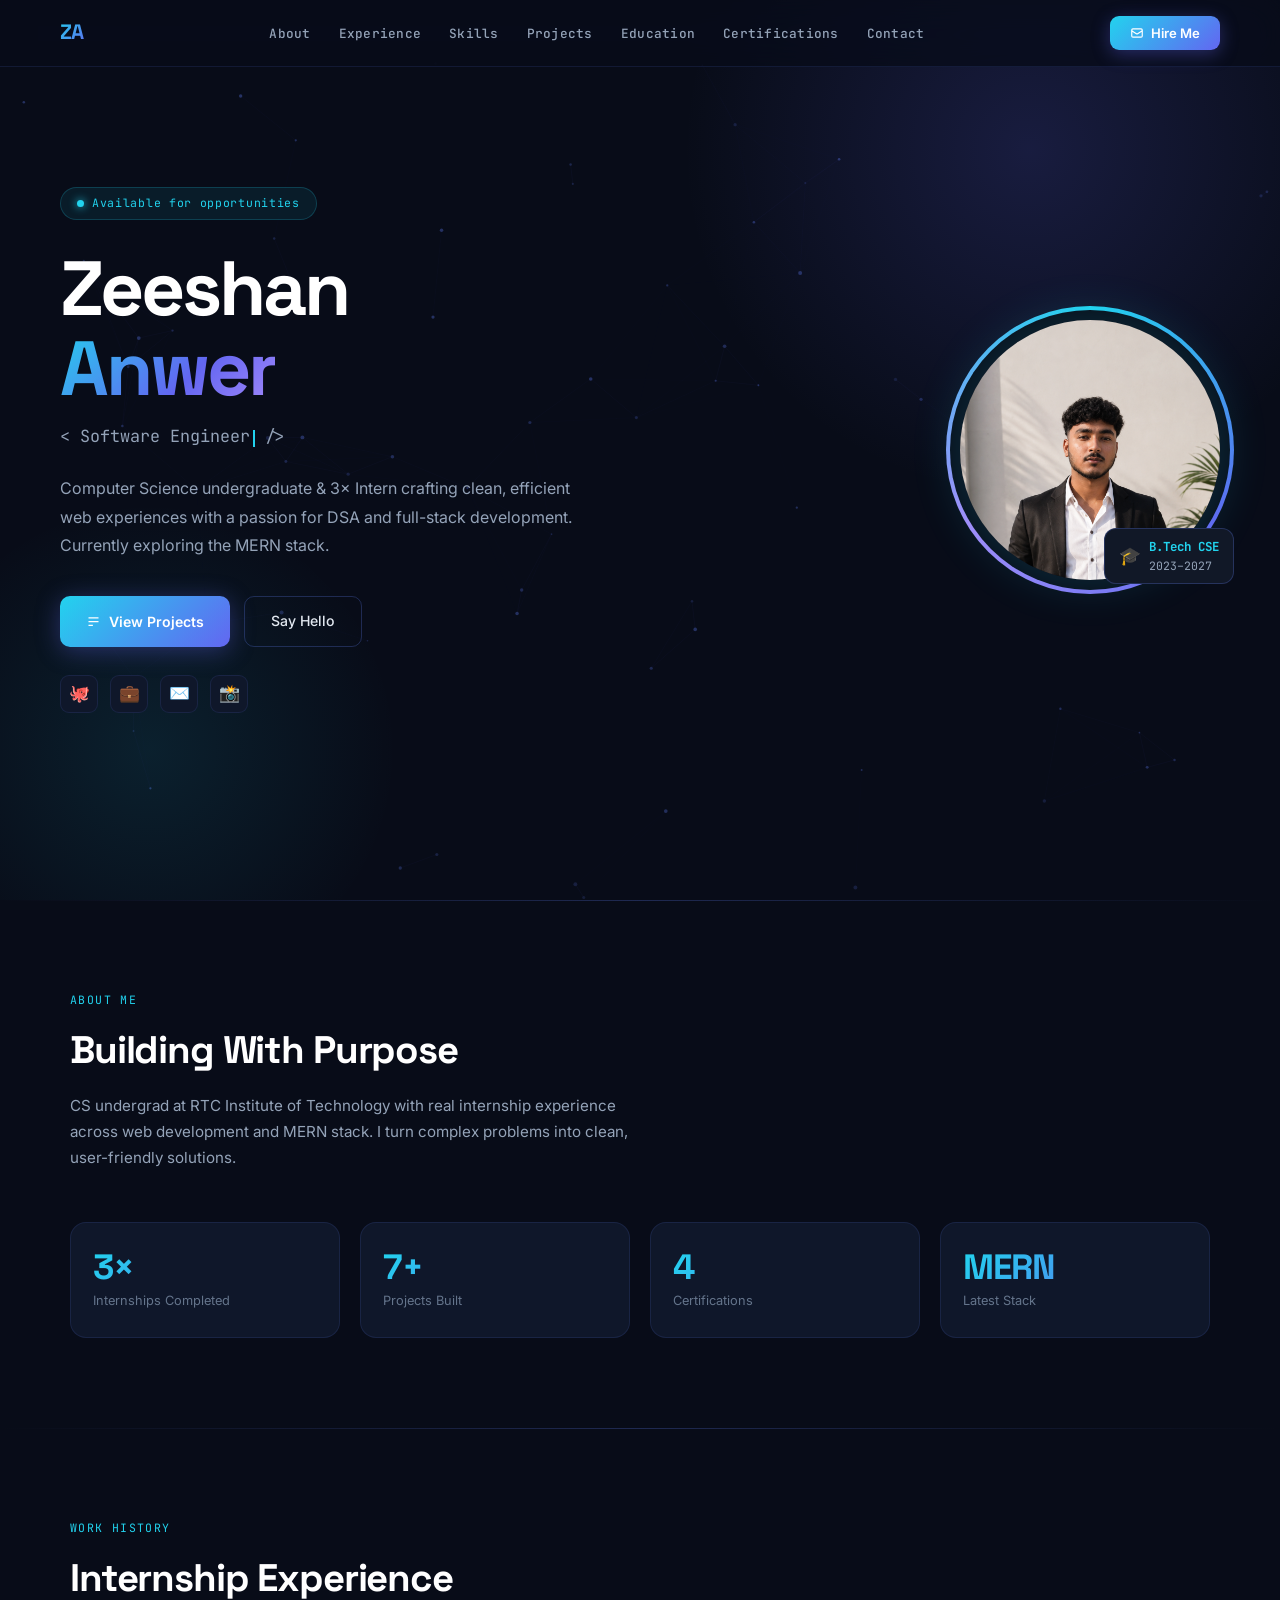
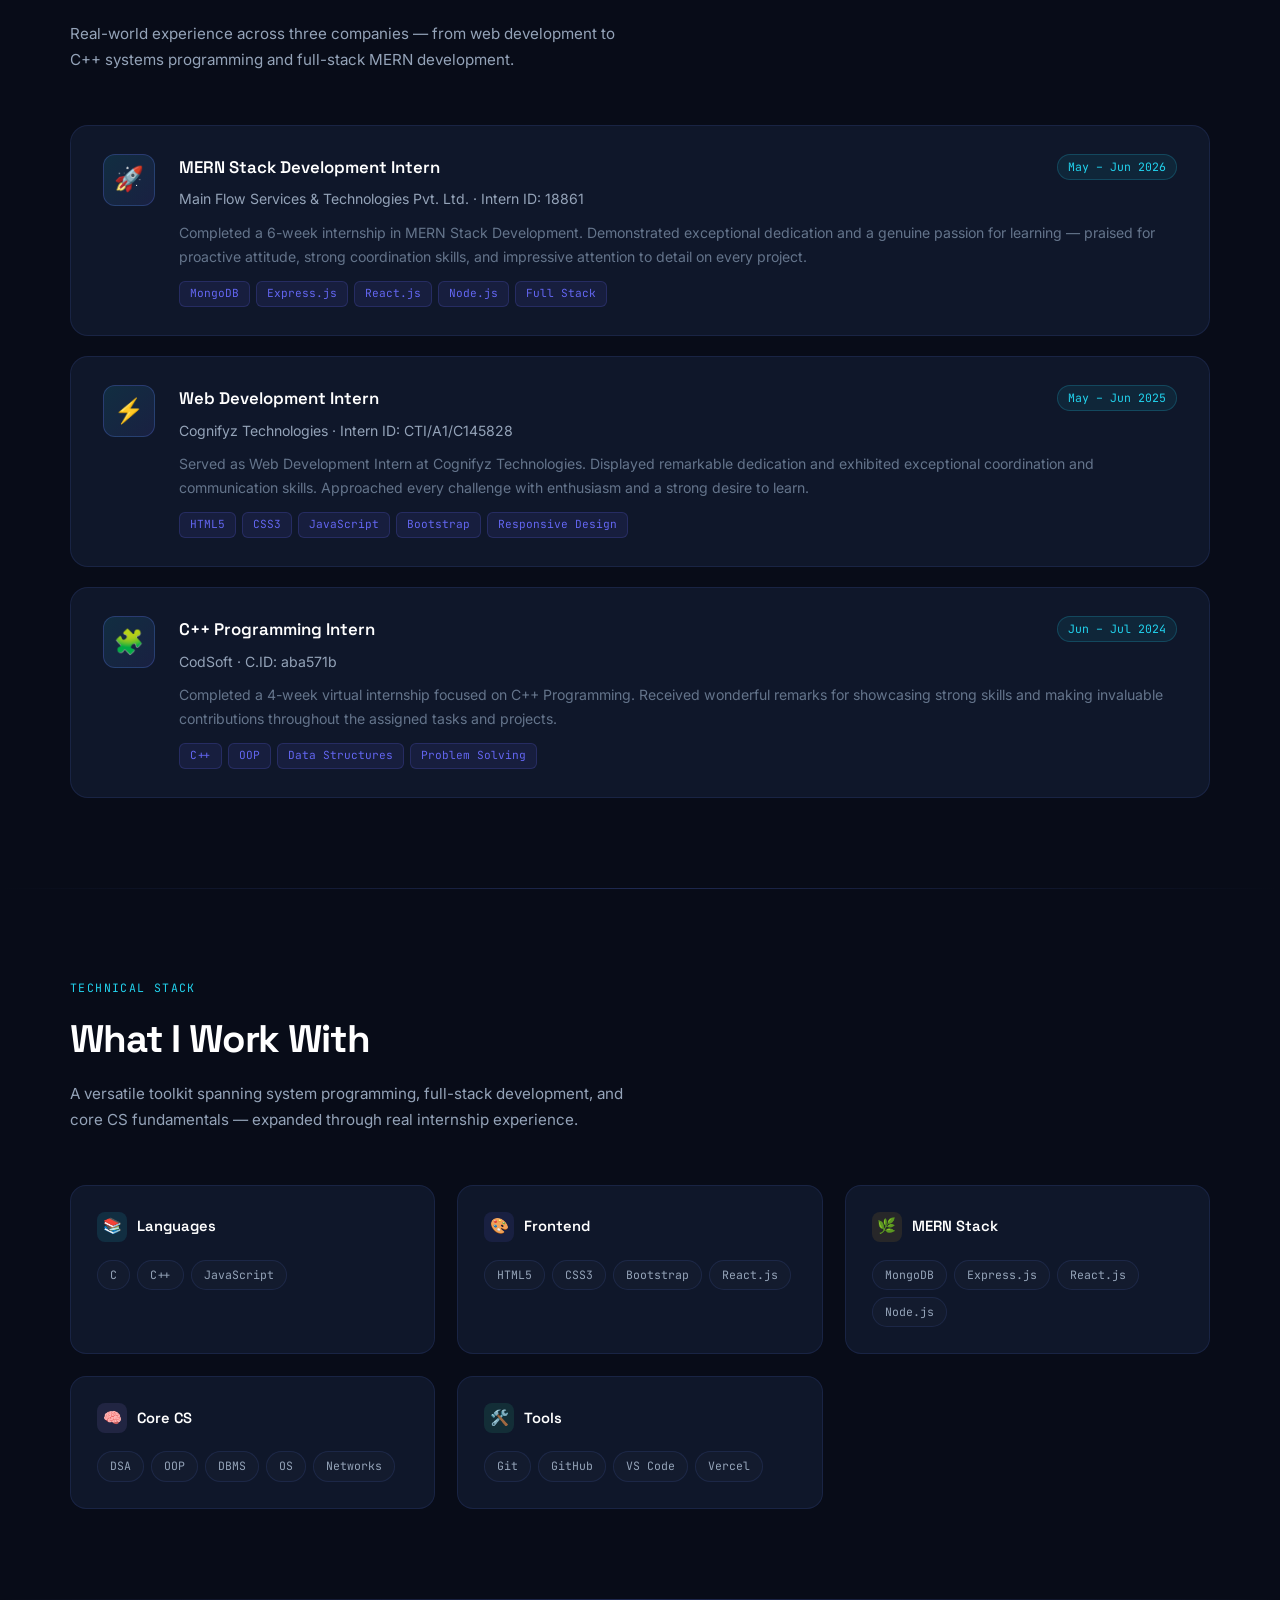
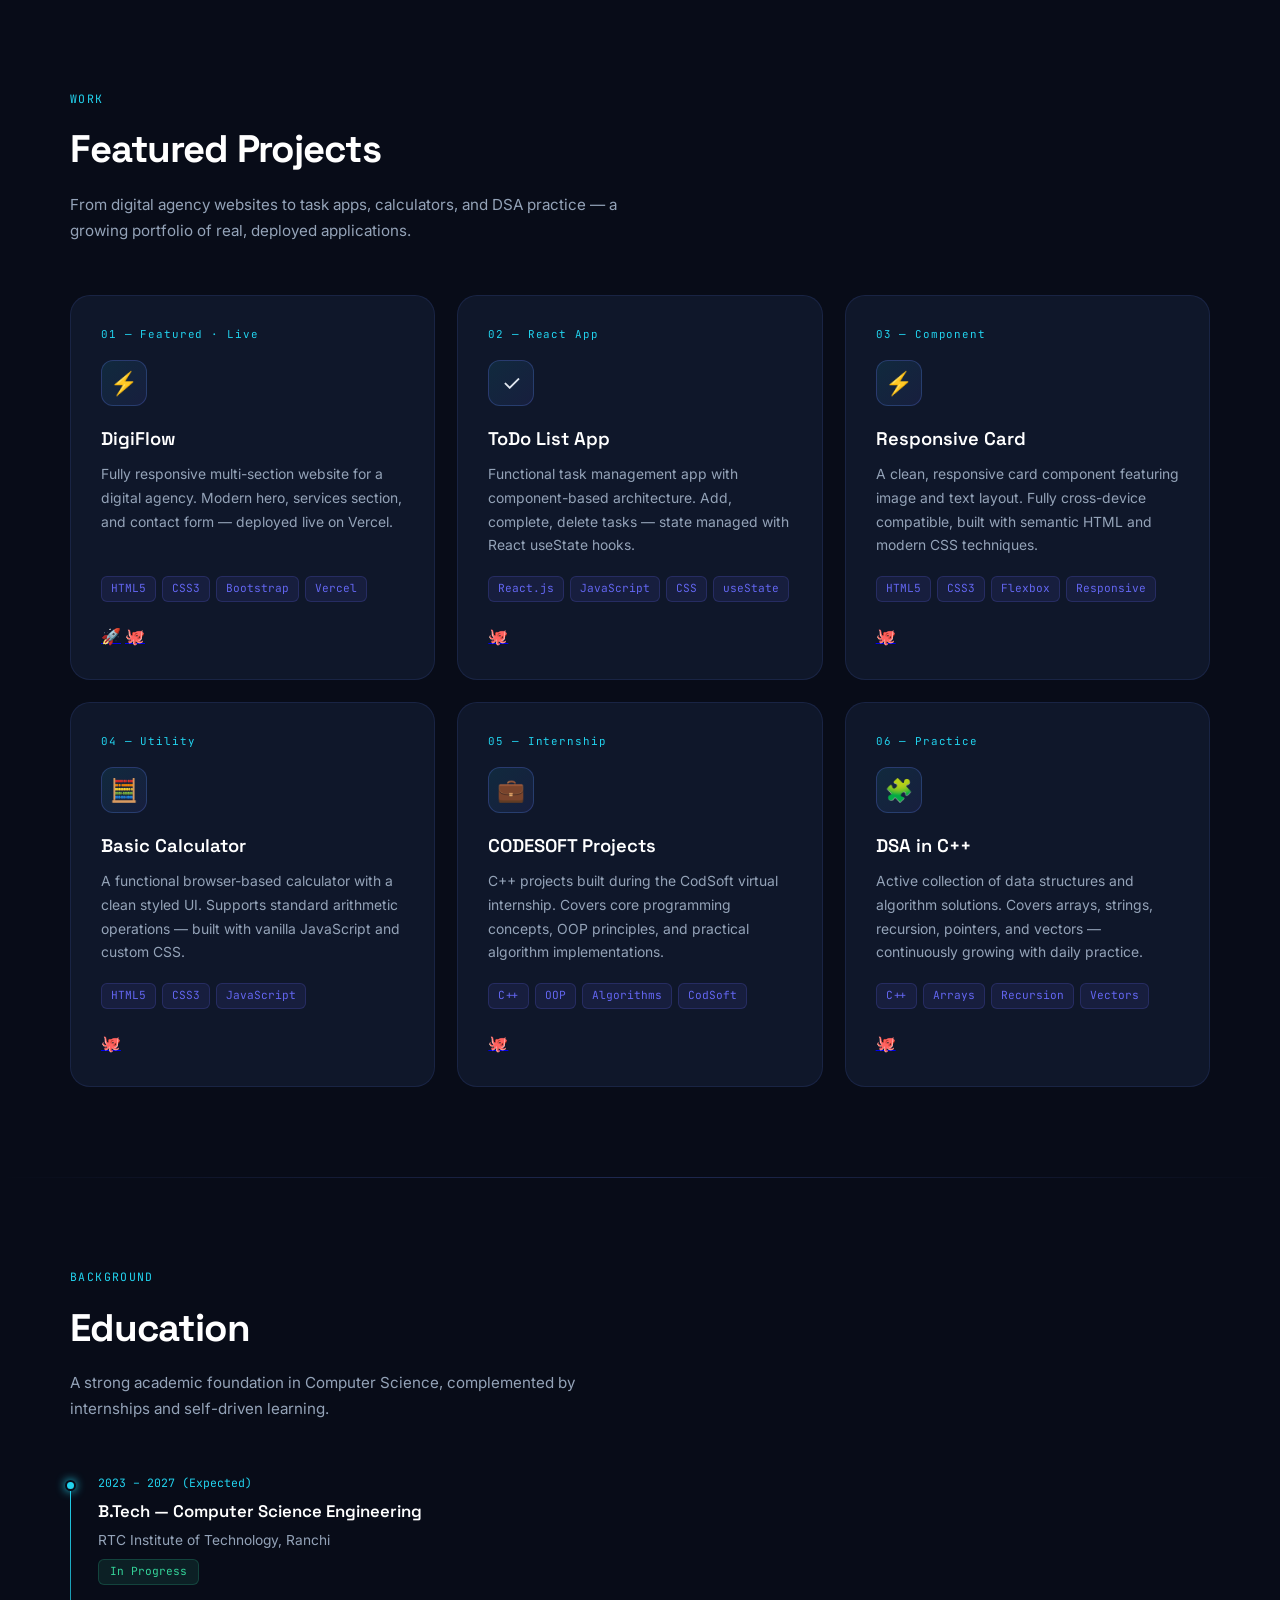
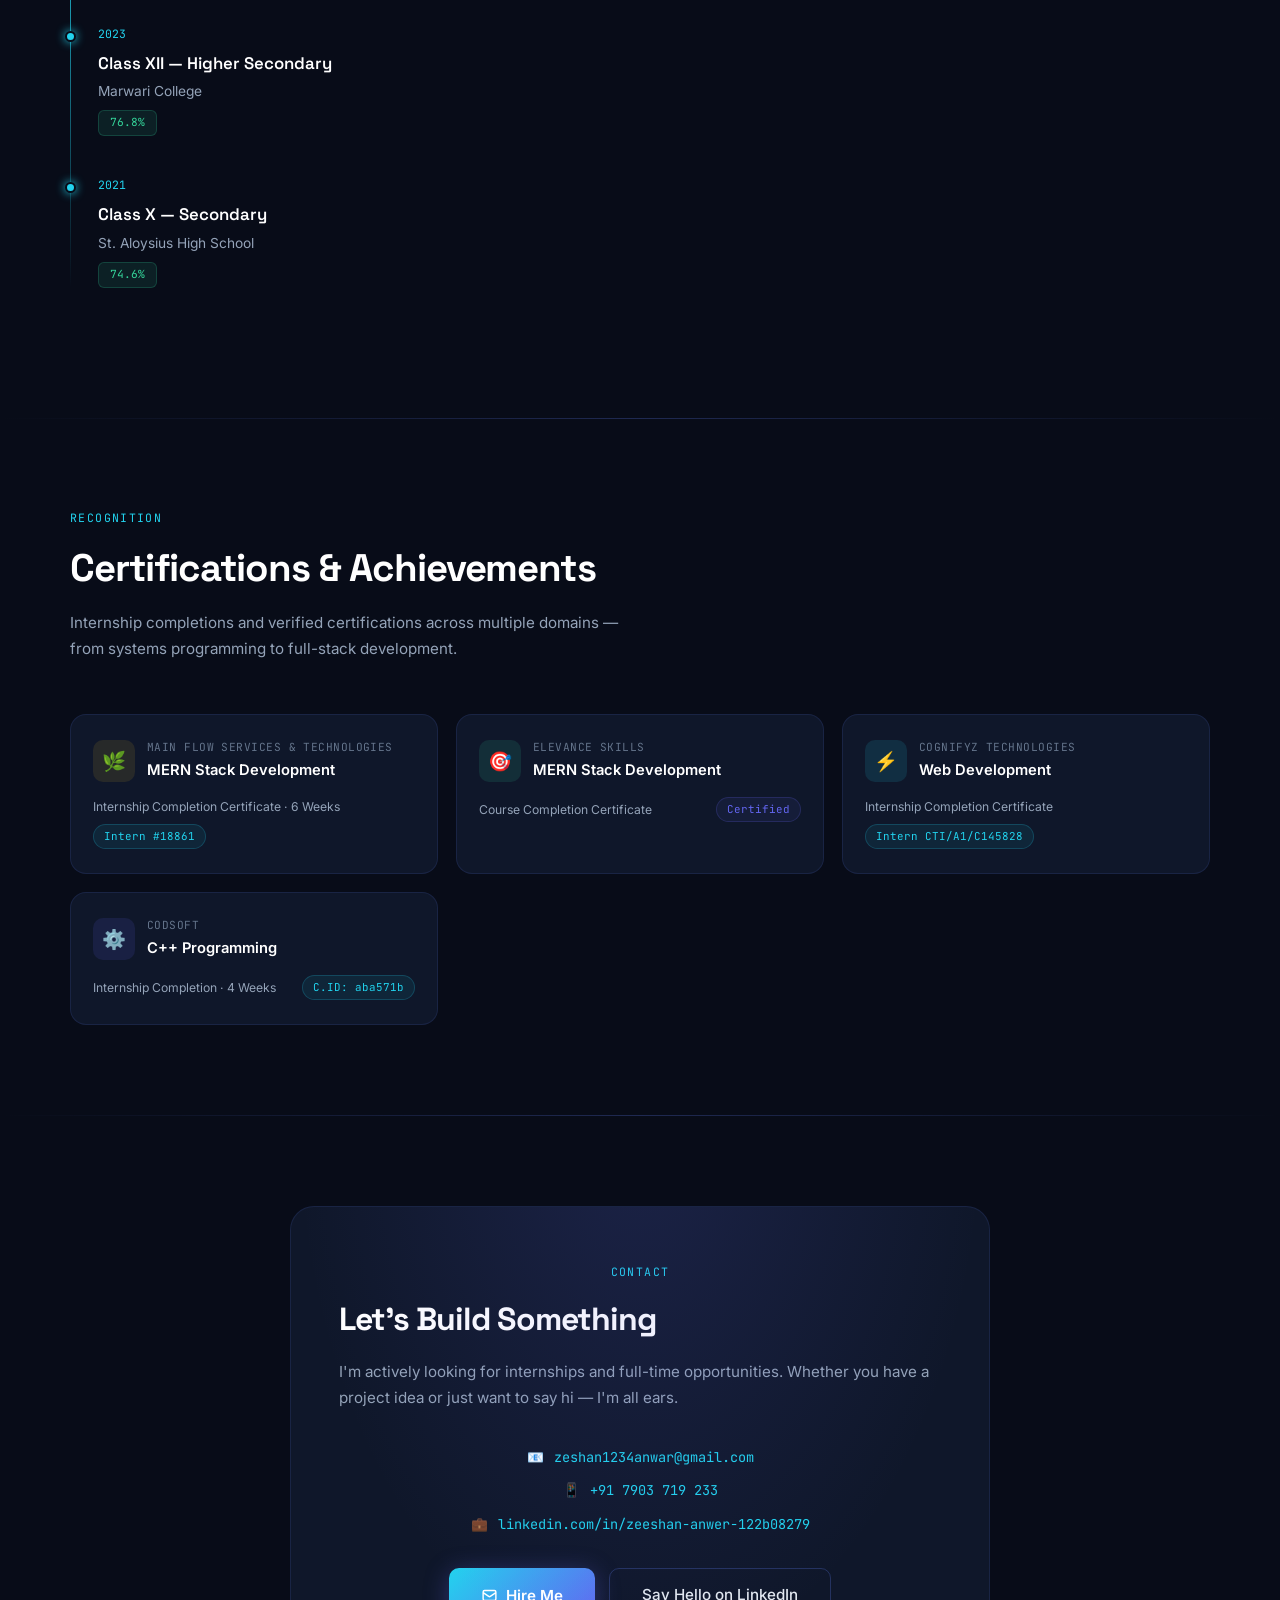
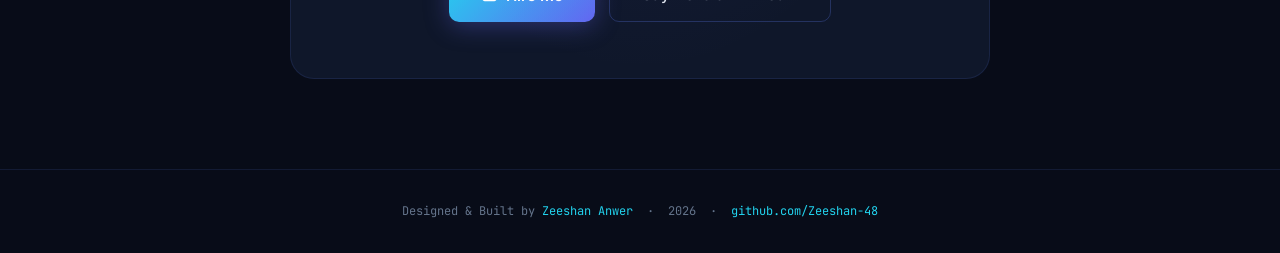
<file: index.html>
﻿<!DOCTYPE html>
<html lang="en">
<head>
<meta charset="UTF-8">
<meta name="viewport" content="width=device-width, initial-scale=1.0">
<title>Zeeshan Anwer — Software Engineer</title>
  <link rel="icon" href="favicon.ico">
  <meta name="description" content="Zeeshan Anwer — Software engineer. Portfolio showcasing projects, skills, and contact details.">
  <meta property="og:title" content="Zeeshan Anwer — Software Engineer">
  <meta property="og:description" content="Portfolio showcasing projects, skills, and contact details.">
  <meta property="og:image" content="myPhoto.png">
  <meta property="og:type" content="website">
  <meta name="twitter:card" content="summary_large_image">
  <meta name="twitter:title" content="Zeeshan Anwer — Software Engineer">
  <meta name="twitter:description" content="Portfolio showcasing projects, skills, and contact details.">
  <meta name="twitter:image" content="myPhoto.png">
<link rel="preconnect" href="https://fonts.googleapis.com">
<link rel="preconnect" href="https://fonts.gstatic.com" crossorigin>
<link href="https://fonts.googleapis.com/css2?family=Space+Grotesk:wght@300;400;500;600;700&family=Inter:wght@300;400;500;600&family=JetBrains+Mono:wght@400;500&display=swap" rel="stylesheet">
</head>
  <link rel="preload" as="image" href="myPhoto.png">
  <link rel="stylesheet" href="style.min.css">
</head>
</head>
<body>

<!-- HIRE ME MODAL -->
<div class="modal-overlay" id="hireModal">
  <div class="modal">
    <button class="modal-close" onclick="closeModal()">
      <svg width="14" height="14" fill="none" stroke="currentColor" stroke-width="2.5" viewBox="0 0 24 24"><path d="M18 6L6 18M6 6l12 12"/></svg>
    </button>
      <div class="modal-title">Let's Connect 👋</div>
    <div class="modal-sub">I'm open to internships &amp; full-time opportunities. Reach out through any channel below.</div>
    <div class="modal-contacts">
      <div class="modal-contact-row">
        <div class="modal-icon" style="background:rgba(34,211,238,.1)">📧</div>
        <div>
          <div class="modal-label">EMAIL</div>
          <div class="modal-value"><a href="mailto:zeshan1234anwar@gmail.com">zeshan1234anwar@gmail.com</a></div>
        </div>
      </div>
      <div class="modal-contact-row">
        <div class="modal-icon" style="background:rgba(52,211,153,.1)">📱</div>
        <div>
          <div class="modal-label">PHONE</div>
          <div class="modal-value"><a href="tel:+917903719233">+91 7903 719 233</a></div>
        </div>
      </div>
      <div class="modal-contact-row">
        <div class="modal-icon" style="background:rgba(99,102,241,.1)">💼</div>
        <div>
          <div class="modal-label">LINKEDIN</div>
          <div class="modal-value"><a href="https://linkedin.com/in/zeeshan-anwer-122b08279" target="_blank" rel="noopener noreferrer">zeeshan-anwer-122b08279</a></div>
        </div>
      </div>
      <div class="modal-contact-row">
        <div class="modal-icon" style="background:rgba(255,255,255,.05)">🐙</div>
        <div>
          <div class="modal-label">GITHUB</div>
          <div class="modal-value"><a href="https://github.com/Zeeshan-48" target="_blank" rel="noopener noreferrer">github.com/Zeeshan-48</a></div>
        </div>
      </div>
    </div>
  </div>
</div>

<!-- PROJECTS MODAL -->
<div class="modal-overlay" id="projectsModal">
  <div class="modal proj-modal">
    <button class="modal-close" onclick="closeProjectsModal()">
      <svg width="14" height="14" fill="none" stroke="currentColor" stroke-width="2.5" viewBox="0 0 24 24"><path d="M18 6L6 18M6 6l12 12"/></svg>
    </button>
    <div class="modal-title">My Projects 🚀</div>
    <div class="modal-sub" style="margin-bottom:20px;font-size:.85rem">All 7 repos — tap any to open on GitHub</div>

    <div class="proj-list">

      <!-- DigiFlow -->
      <div class="proj-row">
        <div class="proj-row-icon" style="background:rgba(34,211,238,.1)">💻</div>
        <div class="proj-row-body">
          <div class="proj-row-name">DigiFlow — Digital Agency Website</div>
          <div class="proj-row-meta">
            <span class="proj-row-stack">HTML5 · CSS3 · Bootstrap · Vercel</span>
            <span class="proj-row-badge live">🚀 Live</span>
          </div>
        </div>
        <div class="proj-row-links">
          <a href="https://digi-flow-rfio.vercel.app" target="_blank" rel="noopener noreferrer" class="proj-icon-btn" title="Live Demo" aria-label="Live Demo">🚀</a>
          <a href="https://github.com/Zeeshan-48/DigiFlow" target="_blank" rel="noopener noreferrer" class="proj-icon-btn" title="GitHub Repo" aria-label="GitHub Repository">🐙</a>
        </div>
      </div>

      <!-- ToDo List -->
      <div class="proj-row">
        <div class="proj-row-icon" style="background:rgba(99,102,241,.1)">✅</div>
        <div class="proj-row-body">
          <div class="proj-row-name">ToDo List App</div>
          <div class="proj-row-meta">
            <span class="proj-row-stack">React.js · JavaScript · useState</span>
            <span class="proj-row-badge">React</span>
          </div>
        </div>
        <div class="proj-row-links">
          <a href="https://github.com/Zeeshan-48/ToDo-List" target="_blank" rel="noopener noreferrer" class="proj-icon-btn" title="GitHub Repo" aria-label="GitHub Repository">🐙</a>
        </div>
      </div>

      <!-- Responsive Card -->
      <div class="proj-row">
        <div class="proj-row-icon" style="background:rgba(167,139,250,.1)">🃏</div>
        <div class="proj-row-body">
          <div class="proj-row-name">Responsive Card Component</div>
          <div class="proj-row-meta">
            <span class="proj-row-stack">HTML5 · CSS3 · Flexbox</span>
            <span class="proj-row-badge">Component</span>
          </div>
        </div>
        <div class="proj-row-links">
          <a href="https://github.com/Zeeshan-48/Responsive-card" target="_blank" rel="noopener noreferrer" class="proj-icon-btn" title="GitHub Repo" aria-label="GitHub Repository">🐙</a>
        </div>
      </div>

      <!-- Basic Calculator -->
      <div class="proj-row">
        <div class="proj-row-icon" style="background:rgba(251,191,36,.08)">🧮</div>
        <div class="proj-row-body">
          <div class="proj-row-name">Basic Calculator</div>
          <div class="proj-row-meta">
            <span class="proj-row-stack">HTML5 · CSS3 · JavaScript</span>
            <span class="proj-row-badge">Utility</span>
          </div>
        </div>
        <div class="proj-row-links">
          <a href="https://github.com/Zeeshan-48/Basic-calculator" target="_blank" rel="noopener noreferrer" class="proj-icon-btn" title="GitHub Repo" aria-label="GitHub Repository">🐙</a>
        </div>
      </div>

      <!-- CODESOFT -->
      <div class="proj-row">
        <div class="proj-row-icon" style="background:rgba(52,211,153,.08)">💼</div>
        <div class="proj-row-body">
          <div class="proj-row-name">CODESOFT — C++ Internship Projects</div>
          <div class="proj-row-meta">
            <span class="proj-row-stack">C++ · OOP · Algorithms</span>
            <span class="proj-row-badge">Internship</span>
          </div>
        </div>
        <div class="proj-row-links">
          <a href="https://github.com/Zeeshan-48/CODESOFT" target="_blank" rel="noopener noreferrer" class="proj-icon-btn" title="GitHub Repo" aria-label="GitHub Repository">🐙</a>
        </div>
      </div>

      <!-- DSA in C++ -->
      <div class="proj-row">
        <div class="proj-row-icon" style="background:rgba(99,102,241,.1)">🧠</div>
        <div class="proj-row-body">
          <div class="proj-row-name">DSA in C++ — Practice Repo</div>
          <div class="proj-row-meta">
            <span class="proj-row-stack">C++ · Arrays · Recursion · Vectors</span>
            <span class="proj-row-badge">Practice</span>
          </div>
        </div>
        <div class="proj-row-links">
          <a href="https://github.com/Zeeshan-48/DSA-in-C-" target="_blank" rel="noopener noreferrer" class="proj-icon-btn" title="GitHub Repo" aria-label="GitHub Repository">🐙</a>
        </div>
      </div>

      <!-- Portfolio -->
      <div class="proj-row">
        <div class="proj-row-icon" style="background:rgba(34,211,238,.08)">🌍</div>
        <div class="proj-row-body">
          <div class="proj-row-name">Personal Portfolio</div>
          <div class="proj-row-meta">
            <span class="proj-row-stack">HTML5 · CSS3 · JavaScript</span>
            <span class="proj-row-badge">Portfolio</span>
          </div>
        </div>
        <div class="proj-row-links">
          <a href="https://github.com/Zeeshan-48/Portfolio" target="_blank" rel="noopener noreferrer" class="proj-icon-btn" title="GitHub Repo" aria-label="GitHub Repository">🐙</a>
        </div>
      </div>

    </div>

    <div class="proj-modal-footer">
      <a href="https://github.com/Zeeshan-48?tab=repositories" target="_blank" rel="noopener noreferrer" class="btn-secondary" style="font-size:.82rem;padding:9px 20px">View All on GitHub</a>
    </div>
  </div>
</div>

<!-- NAV -->
<nav>
  <a href="#hero" class="nav-logo">ZA</a>
  <ul class="nav-links" id="navLinks">
    <li><a href="#about">About</a></li>
    <li><a href="#experience">Experience</a></li>
    <li><a href="#skills">Skills</a></li>
    <li><a href="#projects">Projects</a></li>
    <li><a href="#education">Education</a></li>
    <li><a href="#certifications">Certifications</a></li>
    <li><a href="#contact">Contact</a></li>
  </ul>
  <div class="nav-right">
    <button class="btn-hire" onclick="openModal()">
      <svg width="14" height="14" fill="none" stroke="currentColor" stroke-width="2" viewBox="0 0 24 24"><path d="M3 8l7.89 5.26a2 2 0 002.22 0L21 8M5 19h14a2 2 0 002-2V7a2 2 0 00-2-2H5a2 2 0 00-2 2v10a2 2 0 002 2z"/></svg>
      Hire Me
    </button>
    <button class="nav-toggle" id="navToggle" onclick="toggleMobileNav()" aria-label="Toggle menu">
      <span></span><span></span><span></span>
    </button>
  </div>
</nav>

<!-- HERO -->
<div id="hero">
  <canvas id="particles"></canvas>
  <div class="hero-glow"></div>
  <div class="hero-glow2"></div>
  <div class="hero-content">
    <div class="hero-text">
      <div class="hero-tag"><div class="hero-tag-dot"></div>Available for opportunities</div>
      <h1 class="hero-name">Zeeshan<br><span>Anwer</span></h1>
      <p class="hero-role">&lt; <span id="typed-role"></span><span class="type-cursor"></span> /&gt;</p>
      <p class="hero-bio">Computer Science undergraduate &amp; 3× Intern crafting clean, efficient web experiences with a passion for DSA and full-stack development. Currently exploring the MERN stack.</p>
      <div class="hero-cta">
        <button onclick="openProjectsModal()" class="btn-primary">
          <svg width="15" height="15" fill="none" stroke="currentColor" stroke-width="2" viewBox="0 0 24 24"><path d="M4 6h16M4 12h16M4 18h7"/></svg>
          View Projects
        </button>
        <a href="https://www.linkedin.com/messaging/compose/?recipient=zeeshan-anwer-122b08279&body=Hello%2C%20I%20came%20across%20your%20portfolio%20and%20would%20love%20to%20connect!" target="_blank" rel="noopener noreferrer" class="btn-secondary">Say Hello</a>
      </div>
      <div class="hero-social">
        <a href="https://github.com/Zeeshan-48" target="_blank" rel="noopener noreferrer" class="social-link" title="GitHub" aria-label="GitHub">🐙</a>
        <a href="https://linkedin.com/in/zeeshan-anwer-122b08279" target="_blank" rel="noopener noreferrer" class="social-link" title="LinkedIn" aria-label="LinkedIn">💼</a>
        <a href="mailto:zeshan1234anwar@gmail.com" class="social-link" title="Email" aria-label="Email">✉️</a>
        <a href="https://www.instagram.com/_zeshan.___" target="_blank" rel="noopener noreferrer" class="social-link" title="Instagram" aria-label="Instagram">📸</a>
      </div>
    </div>
    <div class="hero-photo-wrap">
      <div class="hero-photo-ring"></div>
      <div class="hero-photo-ring-inner"></div>
      <img src="myPhoto.png" alt="Zeeshan Anwer" class="hero-photo" width="260" height="260" loading="eager">
      <div class="hero-badge">
        <div style="font-size:1.1rem">🎓</div>
        <div class="hero-badge-text"><strong>B.Tech CSE</strong>2023–2027</div>
      </div>
    </div>
  </div>
</div>

<div class="divider"></div>

<!-- ABOUT -->
<section id="about">
  <p class="section-label reveal">About Me</p>
  <h2 class="section-title reveal">Building With Purpose</h2>
  <p class="section-sub reveal">CS undergrad at RTC Institute of Technology with real internship experience across web development and MERN stack. I turn complex problems into clean, user-friendly solutions.</p>
  <div class="stats-row">
    <div class="stat-card reveal"><div class="stat-num">3×</div><div class="stat-label">Internships Completed</div></div>
    <div class="stat-card reveal" style="transition-delay:.1s"><div class="stat-num">7+</div><div class="stat-label">Projects Built</div></div>
    <div class="stat-card reveal" style="transition-delay:.2s"><div class="stat-num">4</div><div class="stat-label">Certifications</div></div>
    <div class="stat-card reveal" style="transition-delay:.3s"><div class="stat-num">MERN</div><div class="stat-label">Latest Stack</div></div>
  </div>
</section>

<div class="divider"></div>

<!-- EXPERIENCE -->
<section id="experience">
  <p class="section-label reveal">Work History</p>
  <h2 class="section-title reveal">Internship Experience</h2>
  <p class="section-sub reveal">Real-world experience across three companies — from web development to C++ systems programming and full-stack MERN development.</p>
  <div class="exp-grid">

    <div class="exp-card reveal">
      <div class="exp-logo">🚀</div>
      <div class="exp-body">
        <div class="exp-top">
          <div class="exp-role">MERN Stack Development Intern</div>
          <div class="exp-period">May – Jun 2026</div>
        </div>
        <div class="exp-company">Main Flow Services & Technologies Pvt. Ltd. · Intern ID: 18861</div>
        <div class="exp-desc">Completed a 6-week internship in MERN Stack Development. Demonstrated exceptional dedication and a genuine passion for learning — praised for proactive attitude, strong coordination skills, and impressive attention to detail on every project.</div>
        <div class="exp-tags">
          <span class="exp-tag">MongoDB</span>
          <span class="exp-tag">Express.js</span>
          <span class="exp-tag">React.js</span>
          <span class="exp-tag">Node.js</span>
          <span class="exp-tag">Full Stack</span>
        </div>
      </div>
    </div>

    <div class="exp-card reveal" style="transition-delay:.1s">
      <div class="exp-logo">⚡</div>
      <div class="exp-body">
        <div class="exp-top">
          <div class="exp-role">Web Development Intern</div>
          <div class="exp-period">May – Jun 2025</div>
        </div>
        <div class="exp-company">Cognifyz Technologies · Intern ID: CTI/A1/C145828</div>
        <div class="exp-desc">Served as Web Development Intern at Cognifyz Technologies. Displayed remarkable dedication and exhibited exceptional coordination and communication skills. Approached every challenge with enthusiasm and a strong desire to learn.</div>
        <div class="exp-tags">
          <span class="exp-tag">HTML5</span>
          <span class="exp-tag">CSS3</span>
          <span class="exp-tag">JavaScript</span>
          <span class="exp-tag">Bootstrap</span>
          <span class="exp-tag">Responsive Design</span>
        </div>
      </div>
    </div>

    <div class="exp-card reveal" style="transition-delay:.2s">
      <div class="exp-logo">🧩</div>
      <div class="exp-body">
        <div class="exp-top">
          <div class="exp-role">C++ Programming Intern</div>
          <div class="exp-period">Jun – Jul 2024</div>
        </div>
        <div class="exp-company">CodSoft · C.ID: aba571b</div>
        <div class="exp-desc">Completed a 4-week virtual internship focused on C++ Programming. Received wonderful remarks for showcasing strong skills and making invaluable contributions throughout the assigned tasks and projects.</div>
        <div class="exp-tags">
          <span class="exp-tag">C++</span>
          <span class="exp-tag">OOP</span>
          <span class="exp-tag">Data Structures</span>
          <span class="exp-tag">Problem Solving</span>
        </div>
      </div>
    </div>

  </div>
</section>

<div class="divider"></div>

<!-- SKILLS -->
<section id="skills">
  <p class="section-label reveal">Technical Stack</p>
  <h2 class="section-title reveal">What I Work With</h2>
  <p class="section-sub reveal">A versatile toolkit spanning system programming, full-stack development, and core CS fundamentals — expanded through real internship experience.</p>
  <div class="skills-grid">
    <div class="skill-group reveal">
      <div class="skill-group-title"><div class="skill-group-icon icon-lang">📚</div>Languages</div>
      <div class="skill-tags">
        <span class="skill-tag">C</span><span class="skill-tag">C++</span><span class="skill-tag">JavaScript</span>
      </div>
    </div>
    <div class="skill-group reveal" style="transition-delay:.1s">
      <div class="skill-group-title"><div class="skill-group-icon icon-fe">🎨</div>Frontend</div>
      <div class="skill-tags">
        <span class="skill-tag">HTML5</span><span class="skill-tag">CSS3</span><span class="skill-tag">Bootstrap</span><span class="skill-tag">React.js</span>
      </div>
    </div>
    <div class="skill-group reveal" style="transition-delay:.2s">
      <div class="skill-group-title"><div class="skill-group-icon icon-mern">🌿</div>MERN Stack</div>
      <div class="skill-tags">
        <span class="skill-tag">MongoDB</span><span class="skill-tag">Express.js</span><span class="skill-tag">React.js</span><span class="skill-tag">Node.js</span>
      </div>
    </div>
    <div class="skill-group reveal" style="transition-delay:.3s">
      <div class="skill-group-title"><div class="skill-group-icon icon-cs">🧠</div>Core CS</div>
      <div class="skill-tags">
        <span class="skill-tag">DSA</span><span class="skill-tag">OOP</span><span class="skill-tag">DBMS</span><span class="skill-tag">OS</span><span class="skill-tag">Networks</span>
      </div>
    </div>
    <div class="skill-group reveal" style="transition-delay:.4s">
      <div class="skill-group-title"><div class="skill-group-icon icon-tools">🛠️</div>Tools</div>
      <div class="skill-tags">
        <span class="skill-tag">Git</span><span class="skill-tag">GitHub</span><span class="skill-tag">VS Code</span><span class="skill-tag">Vercel</span>
      </div>
    </div>
  </div>
</section>

<div class="divider"></div>

<!-- PROJECTS -->
<section id="projects">
  <p class="section-label reveal">Work</p>
  <h2 class="section-title reveal">Featured Projects</h2>
  <p class="section-sub reveal">From digital agency websites to task apps, calculators, and DSA practice — a growing portfolio of real, deployed applications.</p>
  <div class="projects-grid">

    <div class="project-card reveal">
      <div class="project-num">01 — Featured · Live</div>
      <div class="project-icon">⚡</div>
      <h3 class="project-title">DigiFlow</h3>
      <p class="project-desc">Fully responsive multi-section website for a digital agency. Modern hero, services section, and contact form — deployed live on Vercel.</p>
      <div class="project-stack"><span class="stack-tag">HTML5</span><span class="stack-tag">CSS3</span><span class="stack-tag">Bootstrap</span><span class="stack-tag">Vercel</span></div>
      <div class="project-links">
        <a href="https://digi-flow-rfio.vercel.app" target="_blank" rel="noopener noreferrer" class="project-link" title="Live Demo" aria-label="Live Demo">🚀</a>
        <a href="https://github.com/Zeeshan-48/DigiFlow" target="_blank" rel="noopener noreferrer" class="project-link" title="Source Code" aria-label="Source Code on GitHub">🐙</a>
      </div>
    </div>

    <div class="project-card reveal" style="transition-delay:.08s">
      <div class="project-num">02 — React App</div>
      <div class="project-icon">✓</div>
      <h3 class="project-title">ToDo List App</h3>
      <p class="project-desc">Functional task management app with component-based architecture. Add, complete, delete tasks — state managed with React useState hooks.</p>
      <div class="project-stack"><span class="stack-tag">React.js</span><span class="stack-tag">JavaScript</span><span class="stack-tag">CSS</span><span class="stack-tag">useState</span></div>
      <div class="project-links">
        <a href="https://github.com/Zeeshan-48/ToDo-List" target="_blank" rel="noopener noreferrer" class="project-link" title="Source Code" aria-label="Source Code on GitHub">🐙</a>
      </div>
    </div>

    <div class="project-card reveal" style="transition-delay:.16s">
      <div class="project-num">03 — Component</div>
      <div class="project-icon">⚡</div>
      <h3 class="project-title">Responsive Card</h3>
      <p class="project-desc">A clean, responsive card component featuring image and text layout. Fully cross-device compatible, built with semantic HTML and modern CSS techniques.</p>
      <div class="project-stack"><span class="stack-tag">HTML5</span><span class="stack-tag">CSS3</span><span class="stack-tag">Flexbox</span><span class="stack-tag">Responsive</span></div>
      <div class="project-links">
        <a href="https://github.com/Zeeshan-48/Responsive-card" target="_blank" rel="noopener noreferrer" class="project-link" title="Source Code" aria-label="Source Code on GitHub">🐙</a>
      </div>
    </div>

    <div class="project-card reveal" style="transition-delay:.24s">
      <div class="project-num">04 — Utility</div>
      <div class="project-icon">🧮</div>
      <h3 class="project-title">Basic Calculator</h3>
      <p class="project-desc">A functional browser-based calculator with a clean styled UI. Supports standard arithmetic operations — built with vanilla JavaScript and custom CSS.</p>
      <div class="project-stack"><span class="stack-tag">HTML5</span><span class="stack-tag">CSS3</span><span class="stack-tag">JavaScript</span></div>
      <div class="project-links">
        <a href="https://github.com/Zeeshan-48/Basic-calculator" target="_blank" rel="noopener noreferrer" class="project-link" title="Source Code" aria-label="Source Code on GitHub">🐙</a>
      </div>
    </div>

    <div class="project-card reveal" style="transition-delay:.32s">
      <div class="project-num">05 — Internship</div>
      <div class="project-icon">💼</div>
      <h3 class="project-title">CODESOFT Projects</h3>
      <p class="project-desc">C++ projects built during the CodSoft virtual internship. Covers core programming concepts, OOP principles, and practical algorithm implementations.</p>
      <div class="project-stack"><span class="stack-tag">C++</span><span class="stack-tag">OOP</span><span class="stack-tag">Algorithms</span><span class="stack-tag">CodSoft</span></div>
      <div class="project-links">
        <a href="https://github.com/Zeeshan-48/CODESOFT" target="_blank" rel="noopener noreferrer" class="project-link" title="Source Code" aria-label="Source Code on GitHub">🐙</a>
      </div>
    </div>

    <div class="project-card reveal" style="transition-delay:.4s">
      <div class="project-num">06 — Practice</div>
      <div class="project-icon">🧩</div>
      <h3 class="project-title">DSA in C++</h3>
      <p class="project-desc">Active collection of data structures and algorithm solutions. Covers arrays, strings, recursion, pointers, and vectors — continuously growing with daily practice.</p>
      <div class="project-stack"><span class="stack-tag">C++</span><span class="stack-tag">Arrays</span><span class="stack-tag">Recursion</span><span class="stack-tag">Vectors</span></div>
      <div class="project-links">
        <a href="https://github.com/Zeeshan-48/DSA-in-C-" target="_blank" rel="noopener noreferrer" class="project-link" title="Source Code" aria-label="Source Code on GitHub">🐙</a>
      </div>
    </div>

  </div>
</section>

<div class="divider"></div>

<!-- EDUCATION -->
<section id="education">
  <p class="section-label reveal">Background</p>
  <h2 class="section-title reveal">Education</h2>
  <p class="section-sub reveal">A strong academic foundation in Computer Science, complemented by internships and self-driven learning.</p>
  <div class="edu-timeline">
    <div class="edu-item reveal">
      <div class="edu-year">2023 – 2027 (Expected)</div>
      <div class="edu-degree">B.Tech — Computer Science Engineering</div>
      <div class="edu-school">RTC Institute of Technology, Ranchi</div>
      <span class="edu-badge">In Progress</span>
    </div>
    <div class="edu-item reveal" style="transition-delay:.15s">
      <div class="edu-year">2023</div>
      <div class="edu-degree">Class XII — Higher Secondary</div>
      <div class="edu-school">Marwari College</div>
      <span class="edu-badge">76.8%</span>
    </div>
    <div class="edu-item reveal" style="transition-delay:.3s">
      <div class="edu-year">2021</div>
      <div class="edu-degree">Class X — Secondary</div>
      <div class="edu-school">St. Aloysius High School</div>
      <span class="edu-badge">74.6%</span>
    </div>
  </div>
</section>

<div class="divider"></div>

<!-- CERTIFICATIONS -->
<section id="certifications">
  <p class="section-label reveal">Recognition</p>
  <h2 class="section-title reveal">Certifications &amp; Achievements</h2>
  <p class="section-sub reveal">Internship completions and verified certifications across multiple domains — from systems programming to full-stack development.</p>
  <div class="cert-grid">

    <div class="cert-card c-mern reveal">
      <div class="cert-header">
        <div class="cert-icon c-mern">🌿</div>
        <div>
          <div class="cert-org">MAIN FLOW SERVICES & TECHNOLOGIES</div>
          <div class="cert-name">MERN Stack Development</div>
        </div>
      </div>
      <div class="cert-meta">
        <div class="cert-type">Internship Completion Certificate · 6 Weeks</div>
        <div class="cert-badge intern">Intern #18861</div>
      </div>
    </div>

    <div class="cert-card c-mern2 reveal" style="transition-delay:.1s">
      <div class="cert-header">
        <div class="cert-icon c-mern2">🎯</div>
        <div>
          <div class="cert-org">ELEVANCE SKILLS</div>
          <div class="cert-name">MERN Stack Development</div>
        </div>
      </div>
      <div class="cert-meta">
        <div class="cert-type">Course Completion Certificate</div>
        <div class="cert-badge course">Certified</div>
      </div>
    </div>

    <div class="cert-card c-web reveal" style="transition-delay:.2s">
      <div class="cert-header">
        <div class="cert-icon c-web">⚡</div>
        <div>
          <div class="cert-org">COGNIFYZ TECHNOLOGIES</div>
          <div class="cert-name">Web Development</div>
        </div>
      </div>
      <div class="cert-meta">
        <div class="cert-type">Internship Completion Certificate</div>
        <div class="cert-badge intern">Intern CTI/A1/C145828</div>
      </div>
    </div>

    <div class="cert-card c-cpp reveal" style="transition-delay:.3s">
      <div class="cert-header">
        <div class="cert-icon c-cpp">⚙️</div>
        <div>
          <div class="cert-org">CODSOFT</div>
          <div class="cert-name">C++ Programming</div>
        </div>
      </div>
      <div class="cert-meta">
        <div class="cert-type">Internship Completion · 4 Weeks</div>
        <div class="cert-badge intern">C.ID: aba571b</div>
      </div>
    </div>

  </div>
</section>

<div class="divider"></div>

<!-- CONTACT -->
<section id="contact" style="max-width:1260px">
  <div class="contact-card reveal">
    <p class="section-label" style="text-align:center;margin-bottom:12px">Contact</p>
    <h2 class="contact-title">Let's Build Something</h2>
    <p class="contact-sub">I'm actively looking for internships and full-time opportunities. Whether you have a project idea or just want to say hi — I'm all ears.</p>
    <div class="contact-items">
      <div class="contact-item">📧 <a href="mailto:zeshan1234anwar@gmail.com">zeshan1234anwar@gmail.com</a></div>
      <div class="contact-item">📱 <a href="tel:+917903719233">+91 7903 719 233</a></div>
      <div class="contact-item">💼 <a href="https://linkedin.com/in/zeeshan-anwer-122b08279" target="_blank" rel="noopener noreferrer">linkedin.com/in/zeeshan-anwer-122b08279</a></div>
    </div>
    <div class="contact-btns">
      <button class="btn-primary" onclick="openModal()" style="font-size:.95rem;padding:14px 32px">
        <svg width="17" height="17" fill="none" stroke="currentColor" stroke-width="2" viewBox="0 0 24 24"><path d="M3 8l7.89 5.26a2 2 0 002.22 0L21 8M5 19h14a2 2 0 002-2V7a2 2 0 00-2-2H5a2 2 0 00-2 2v10a2 2 0 002 2z"/></svg>
        Hire Me
      </button>
      <a href="https://www.linkedin.com/messaging/compose/?recipient=zeeshan-anwer-122b08279&body=Hello%2C%20I%20came%20across%20your%20portfolio%20and%20would%20love%20to%20connect!" target="_blank" rel="noopener noreferrer" class="btn-secondary" style="font-size:.95rem;padding:14px 32px">Say Hello on LinkedIn</a>
    </div>
  </div>
</section>

<footer>Designed &amp; Built by <span>Zeeshan Anwer</span> &nbsp;·&nbsp; 2026 &nbsp;·&nbsp; <a href="https://github.com/Zeeshan-48" target="_blank" rel="noopener noreferrer" style="color:var(--cyan);text-decoration:none">github.com/Zeeshan-48</a></footer>

<script src="script.min.js"></script>
</body>
</html>
</file>
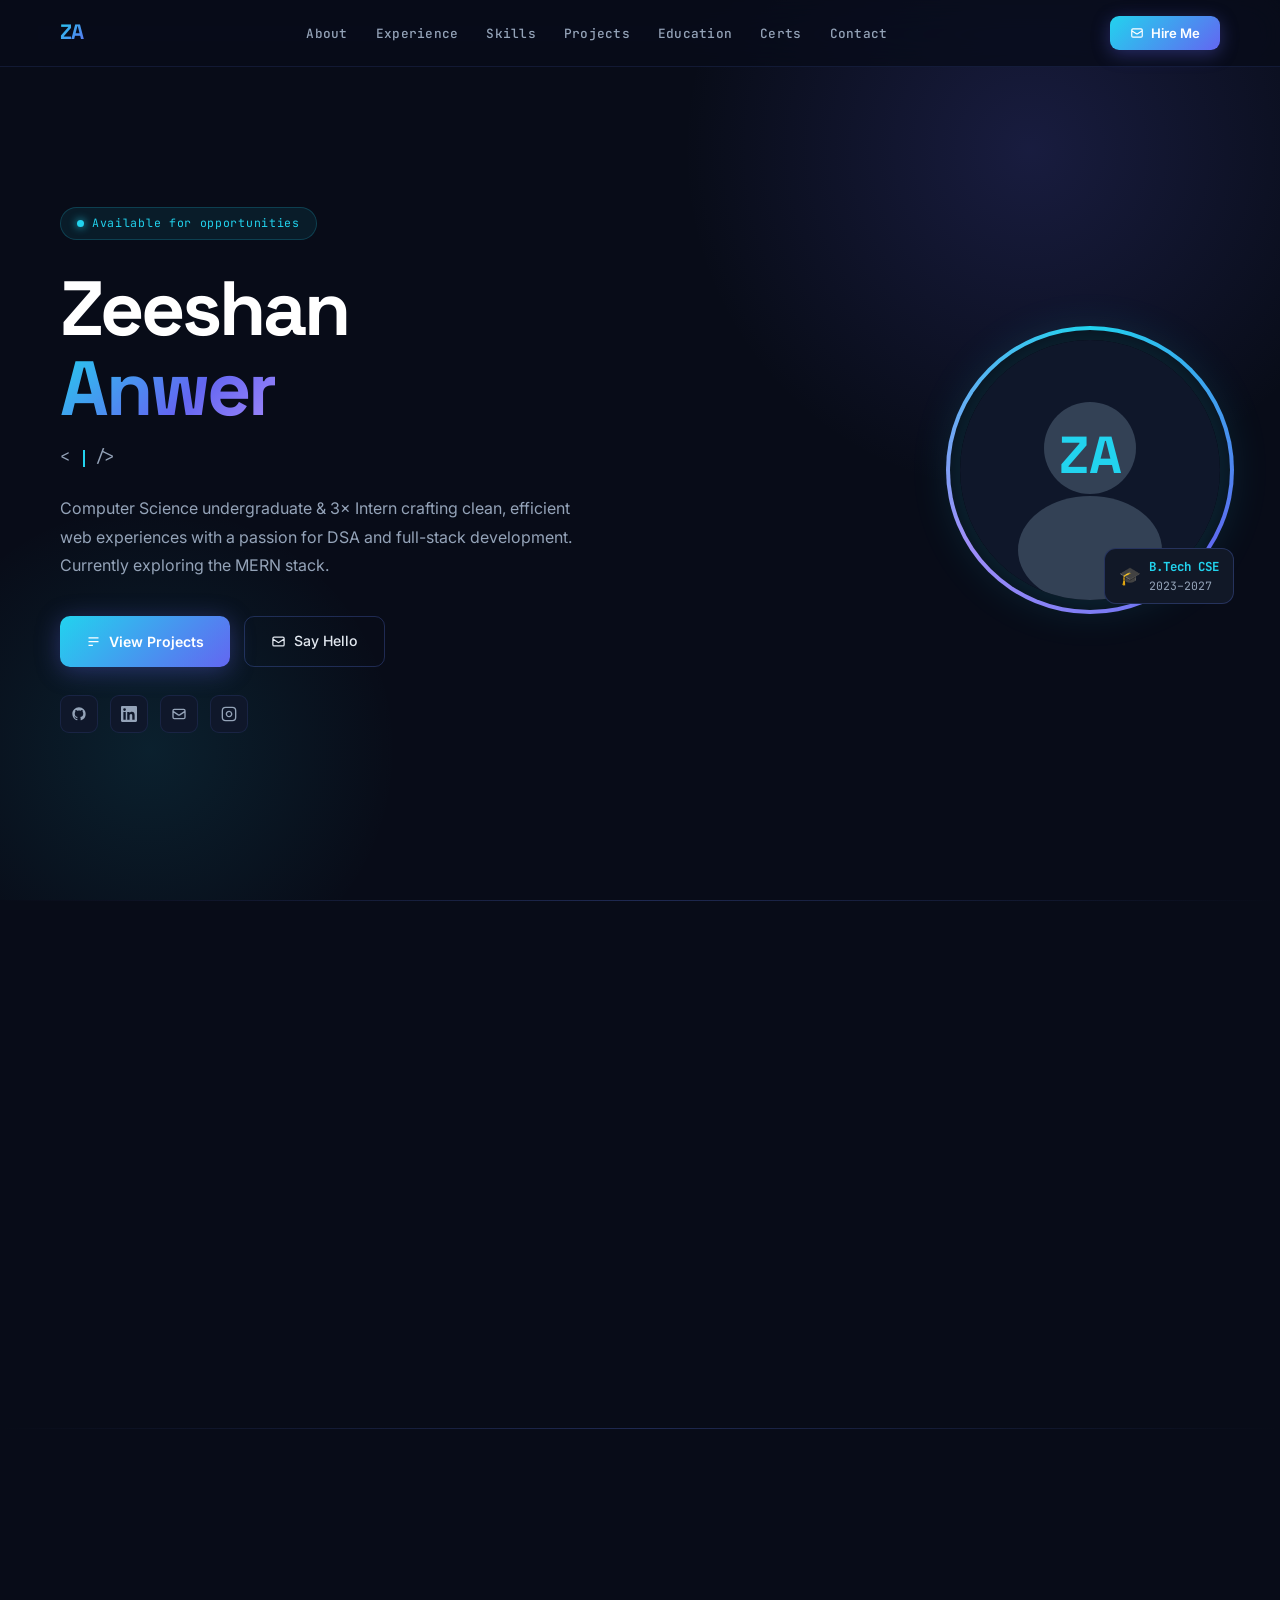
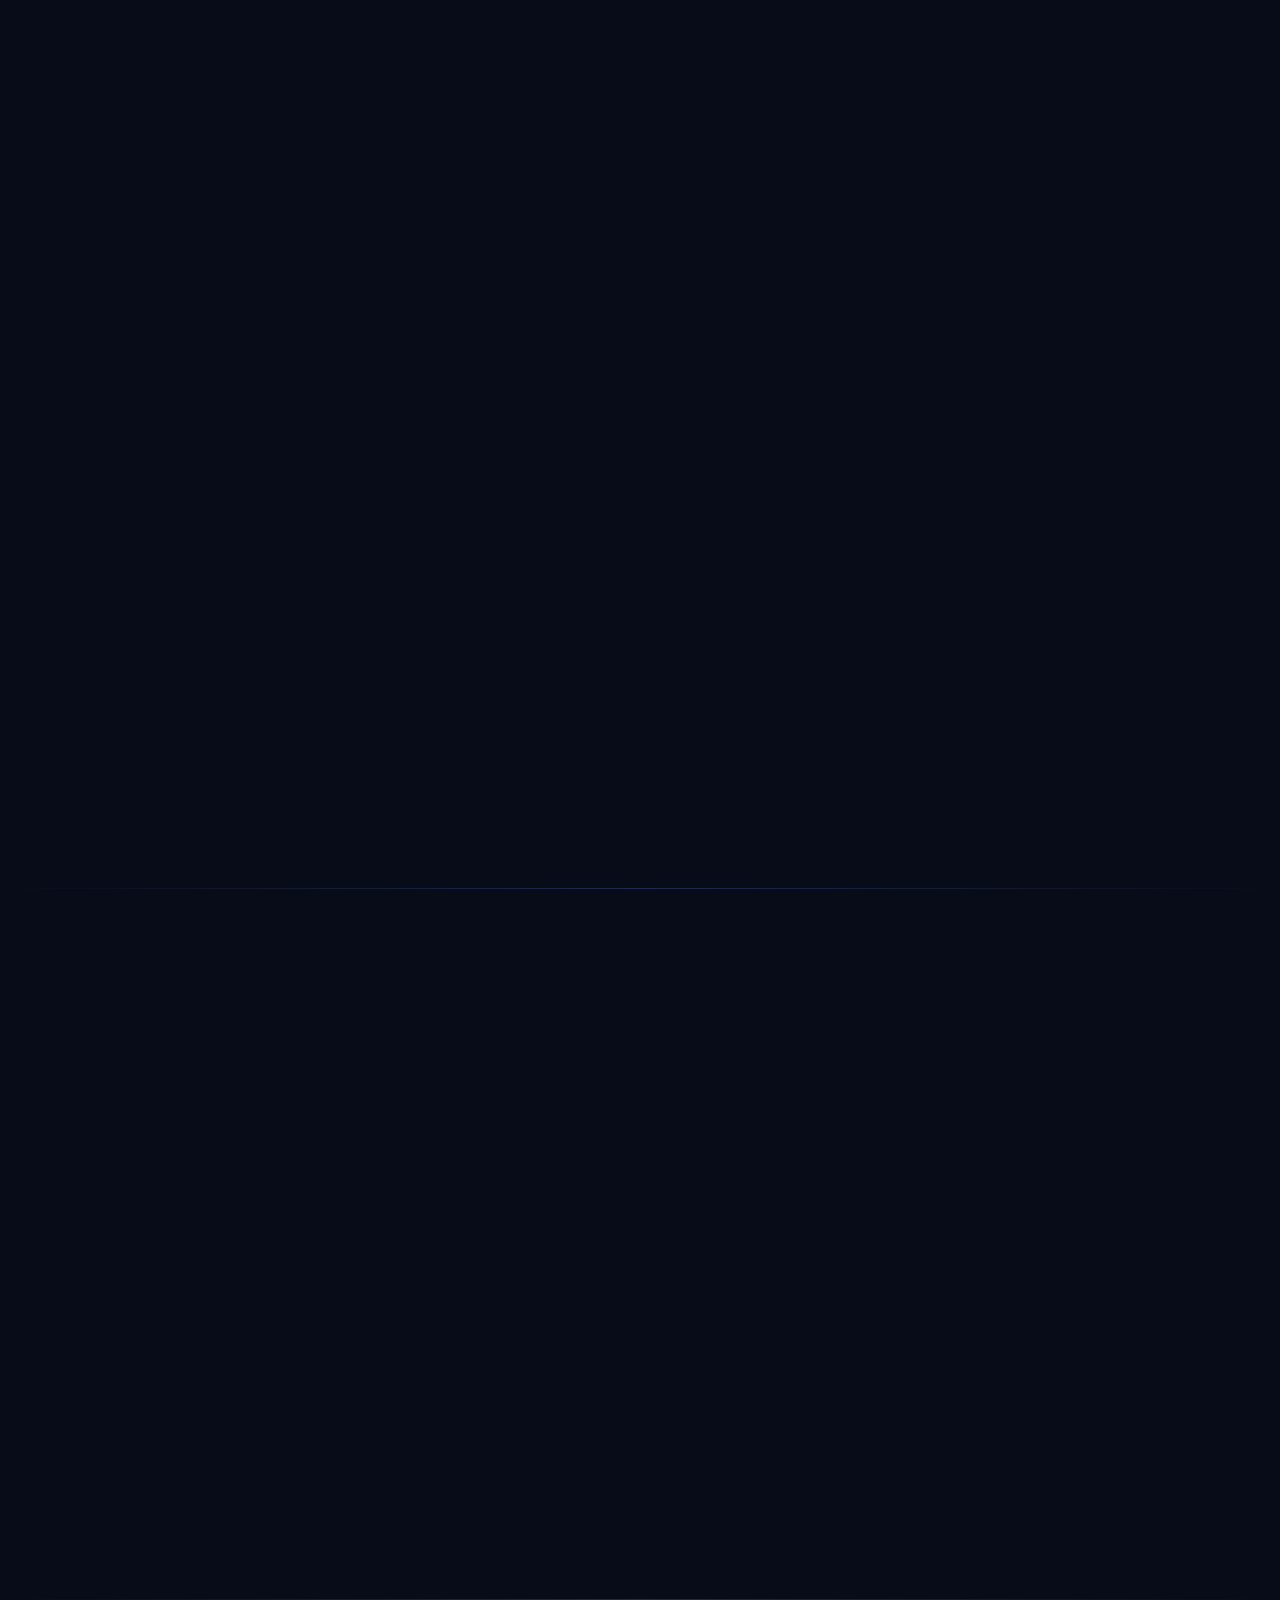
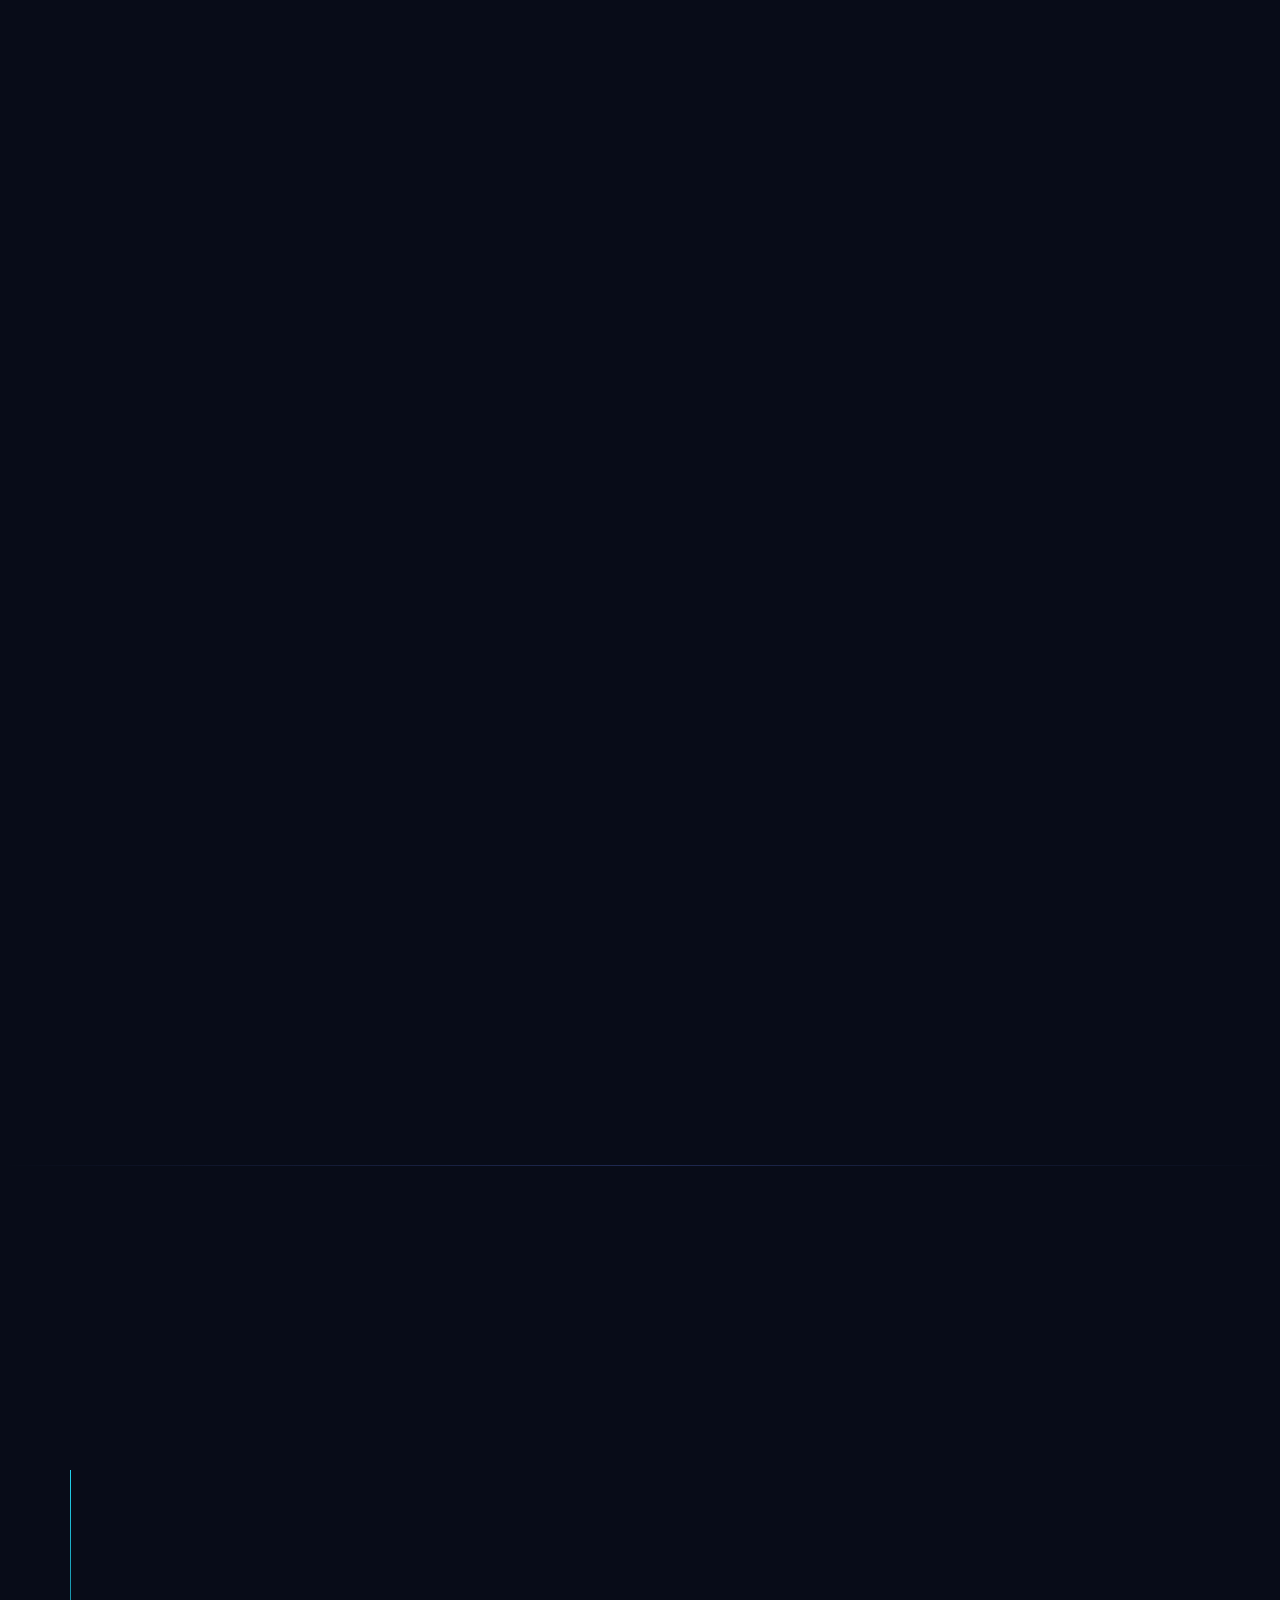
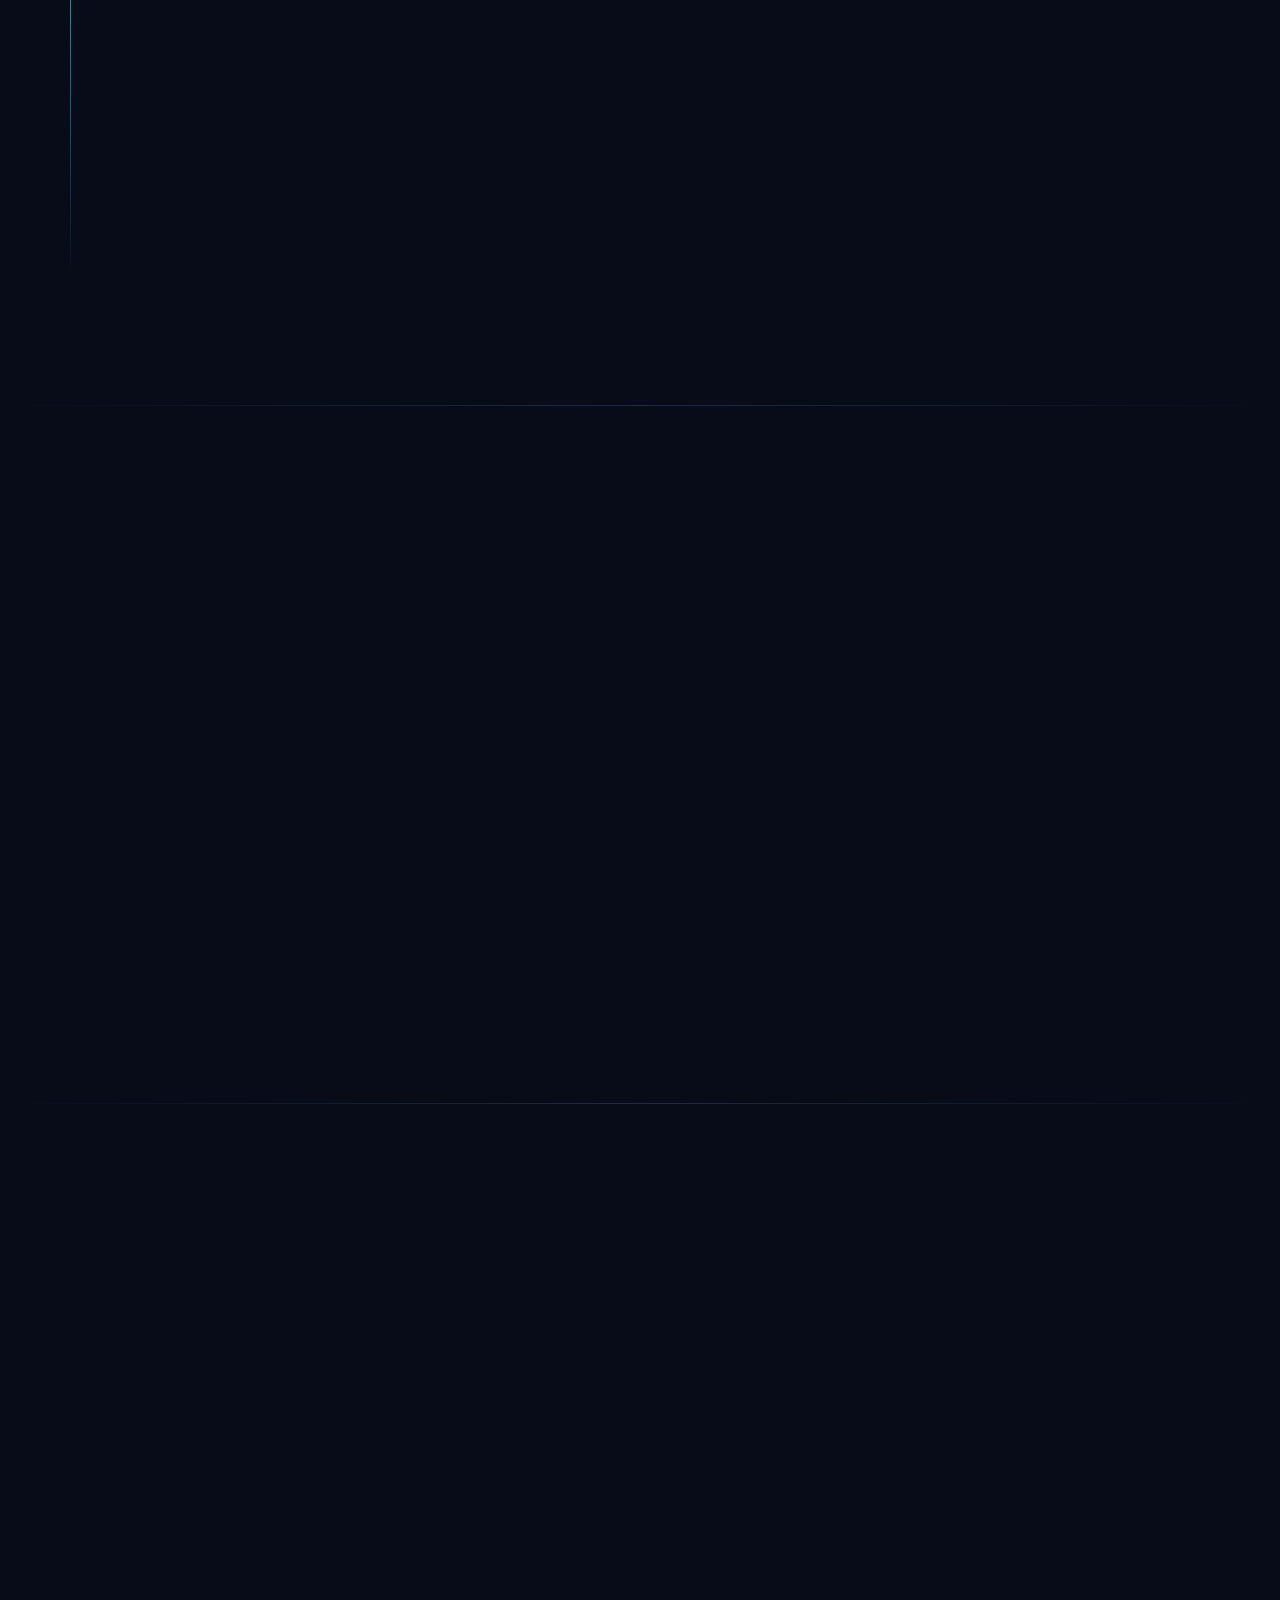
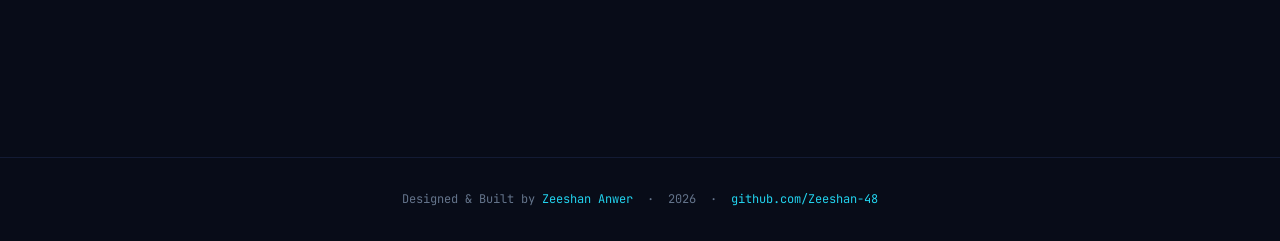
<file: portfolio/index.html>
<!DOCTYPE html>
<html lang="en">
<head>
<meta charset="UTF-8">
<meta name="viewport" content="width=device-width, initial-scale=1.0">
<title>Zeeshan Anwer — Software Engineer</title>
<link rel="preconnect" href="https://fonts.googleapis.com">
<link rel="preconnect" href="https://fonts.gstatic.com" crossorigin>
<link href="https://fonts.googleapis.com/css2?family=Space+Grotesk:wght@300;400;500;600;700&family=Inter:wght@300;400;500;600&family=JetBrains+Mono:wght@400;500&display=swap" rel="stylesheet">
<link rel="stylesheet" href="style.css">
</head>
<body>

<!-- HIRE ME MODAL -->
<div class="modal-overlay" id="hireModal">
  <div class="modal">
    <button class="modal-close" onclick="closeModal()">
      <svg width="14" height="14" fill="none" stroke="currentColor" stroke-width="2.5" viewBox="0 0 24 24"><path d="M18 6L6 18M6 6l12 12"/></svg>
    </button>
    <div class="modal-title">Let's Connect 👋</div>
    <div class="modal-sub">I'm open to internships &amp; full-time opportunities. Reach out through any channel below.</div>
    <div class="modal-contacts">
      <div class="modal-contact-row">
        <div class="modal-icon" style="background:rgba(34,211,238,.1)">📧</div>
        <div>
          <div class="modal-label">EMAIL</div>
          <div class="modal-value"><a href="mailto:zeshan1234anwar@gmail.com">zeshan1234anwar@gmail.com</a></div>
        </div>
      </div>
      <div class="modal-contact-row">
        <div class="modal-icon" style="background:rgba(52,211,153,.1)">📱</div>
        <div>
          <div class="modal-label">PHONE</div>
          <div class="modal-value"><a href="tel:+917903719233">+91 7903 719 233</a></div>
        </div>
      </div>
      <div class="modal-contact-row">
        <div class="modal-icon" style="background:rgba(99,102,241,.1)">💼</div>
        <div>
          <div class="modal-label">LINKEDIN</div>
          <div class="modal-value"><a href="https://linkedin.com/in/zeeshan-anwer-122b08279" target="_blank">zeeshan-anwer-122b08279</a></div>
        </div>
      </div>
      <div class="modal-contact-row">
        <div class="modal-icon" style="background:rgba(255,255,255,.05)">🐙</div>
        <div>
          <div class="modal-label">GITHUB</div>
          <div class="modal-value"><a href="https://github.com/Zeeshan-48" target="_blank">github.com/Zeeshan-48</a></div>
        </div>
      </div>
    </div>
  </div>
</div>

<!-- PROJECTS MODAL -->
<div class="modal-overlay" id="projectsModal">
  <div class="modal proj-modal">
    <button class="modal-close" onclick="closeProjectsModal()">
      <svg width="14" height="14" fill="none" stroke="currentColor" stroke-width="2.5" viewBox="0 0 24 24"><path d="M18 6L6 18M6 6l12 12"/></svg>
    </button>
    <div class="modal-title">My Projects 🚀</div>
    <div class="modal-sub" style="margin-bottom:20px;font-size:.85rem">All 7 repos — tap any to open on GitHub</div>

    <div class="proj-list">

      <!-- DigiFlow -->
      <div class="proj-row">
        <div class="proj-row-icon" style="background:rgba(34,211,238,.1)">⚡</div>
        <div class="proj-row-body">
          <div class="proj-row-name">DigiFlow — Digital Agency Website</div>
          <div class="proj-row-meta">
            <span class="proj-row-stack">HTML5 · CSS3 · Bootstrap · Vercel</span>
            <span class="proj-row-badge live">🟢 Live</span>
          </div>
        </div>
        <div class="proj-row-links">
          <a href="https://digi-flow-mu.vercel.app" target="_blank" class="proj-icon-btn" title="Live Demo">
            <svg width="13" height="13" fill="none" stroke="currentColor" stroke-width="2" viewBox="0 0 24 24"><path d="M18 13v6a2 2 0 01-2 2H5a2 2 0 01-2-2V8a2 2 0 012-2h6M15 3h6v6M10 14L21 3"/></svg>
          </a>
          <a href="https://github.com/Zeeshan-48/DigiFlow" target="_blank" class="proj-icon-btn" title="GitHub Repo">
            <svg width="13" height="13" fill="currentColor" viewBox="0 0 24 24"><path d="M12 2C6.477 2 2 6.477 2 12c0 4.42 2.865 8.166 6.839 9.489.5.092.682-.217.682-.483 0-.237-.008-.868-.013-1.703-2.782.605-3.369-1.343-3.369-1.343-.454-1.155-1.11-1.462-1.11-1.462-.908-.62.069-.608.069-.608 1.003.07 1.531 1.032 1.531 1.032.892 1.53 2.341 1.088 2.91.832.092-.647.35-1.088.636-1.338-2.22-.253-4.555-1.113-4.555-4.951 0-1.093.39-1.988 1.029-2.688-.103-.253-.446-1.272.098-2.65 0 0 .84-.27 2.75 1.026A9.564 9.564 0 0112 6.844c.85.004 1.705.115 2.504.337 1.909-1.296 2.747-1.027 2.747-1.027.546 1.379.202 2.398.1 2.651.64.7 1.028 1.595 1.028 2.688 0 3.848-2.339 4.695-4.566 4.942.359.31.678.921.678 1.856 0 1.338-.012 2.419-.012 2.747 0 .268.18.58.688.482A10.019 10.019 0 0022 12c0-5.523-4.477-10-10-10z"/></svg>
          </a>
        </div>
      </div>

      <!-- ToDo List -->
      <div class="proj-row">
        <div class="proj-row-icon" style="background:rgba(99,102,241,.1)">✅</div>
        <div class="proj-row-body">
          <div class="proj-row-name">ToDo List App</div>
          <div class="proj-row-meta">
            <span class="proj-row-stack">React.js · JavaScript · useState</span>
            <span class="proj-row-badge">React</span>
          </div>
        </div>
        <div class="proj-row-links">
          <a href="https://github.com/Zeeshan-48/ToDo-List" target="_blank" class="proj-icon-btn" title="GitHub Repo">
            <svg width="13" height="13" fill="currentColor" viewBox="0 0 24 24"><path d="M12 2C6.477 2 2 6.477 2 12c0 4.42 2.865 8.166 6.839 9.489.5.092.682-.217.682-.483 0-.237-.008-.868-.013-1.703-2.782.605-3.369-1.343-3.369-1.343-.454-1.155-1.11-1.462-1.11-1.462-.908-.62.069-.608.069-.608 1.003.07 1.531 1.032 1.531 1.032.892 1.53 2.341 1.088 2.91.832.092-.647.35-1.088.636-1.338-2.22-.253-4.555-1.113-4.555-4.951 0-1.093.39-1.988 1.029-2.688-.103-.253-.446-1.272.098-2.65 0 0 .84-.27 2.75 1.026A9.564 9.564 0 0112 6.844c.85.004 1.705.115 2.504.337 1.909-1.296 2.747-1.027 2.747-1.027.546 1.379.202 2.398.1 2.651.64.7 1.028 1.595 1.028 2.688 0 3.848-2.339 4.695-4.566 4.942.359.31.678.921.678 1.856 0 1.338-.012 2.419-.012 2.747 0 .268.18.58.688.482A10.019 10.019 0 0022 12c0-5.523-4.477-10-10-10z"/></svg>
          </a>
        </div>
      </div>

      <!-- Responsive Card -->
      <div class="proj-row">
        <div class="proj-row-icon" style="background:rgba(167,139,250,.1)">🃏</div>
        <div class="proj-row-body">
          <div class="proj-row-name">Responsive Card Component</div>
          <div class="proj-row-meta">
            <span class="proj-row-stack">HTML5 · CSS3 · Flexbox</span>
            <span class="proj-row-badge">Component</span>
          </div>
        </div>
        <div class="proj-row-links">
          <a href="https://github.com/Zeeshan-48/Responsive-card" target="_blank" class="proj-icon-btn" title="GitHub Repo">
            <svg width="13" height="13" fill="currentColor" viewBox="0 0 24 24"><path d="M12 2C6.477 2 2 6.477 2 12c0 4.42 2.865 8.166 6.839 9.489.5.092.682-.217.682-.483 0-.237-.008-.868-.013-1.703-2.782.605-3.369-1.343-3.369-1.343-.454-1.155-1.11-1.462-1.11-1.462-.908-.62.069-.608.069-.608 1.003.07 1.531 1.032 1.531 1.032.892 1.53 2.341 1.088 2.91.832.092-.647.35-1.088.636-1.338-2.22-.253-4.555-1.113-4.555-4.951 0-1.093.39-1.988 1.029-2.688-.103-.253-.446-1.272.098-2.65 0 0 .84-.27 2.75 1.026A9.564 9.564 0 0112 6.844c.85.004 1.705.115 2.504.337 1.909-1.296 2.747-1.027 2.747-1.027.546 1.379.202 2.398.1 2.651.64.7 1.028 1.595 1.028 2.688 0 3.848-2.339 4.695-4.566 4.942.359.31.678.921.678 1.856 0 1.338-.012 2.419-.012 2.747 0 .268.18.58.688.482A10.019 10.019 0 0022 12c0-5.523-4.477-10-10-10z"/></svg>
          </a>
        </div>
      </div>

      <!-- Basic Calculator -->
      <div class="proj-row">
        <div class="proj-row-icon" style="background:rgba(251,191,36,.08)">🧮</div>
        <div class="proj-row-body">
          <div class="proj-row-name">Basic Calculator</div>
          <div class="proj-row-meta">
            <span class="proj-row-stack">HTML5 · CSS3 · JavaScript</span>
            <span class="proj-row-badge">Utility</span>
          </div>
        </div>
        <div class="proj-row-links">
          <a href="https://github.com/Zeeshan-48/Basic-calculator" target="_blank" class="proj-icon-btn" title="GitHub Repo">
            <svg width="13" height="13" fill="currentColor" viewBox="0 0 24 24"><path d="M12 2C6.477 2 2 6.477 2 12c0 4.42 2.865 8.166 6.839 9.489.5.092.682-.217.682-.483 0-.237-.008-.868-.013-1.703-2.782.605-3.369-1.343-3.369-1.343-.454-1.155-1.11-1.462-1.11-1.462-.908-.62.069-.608.069-.608 1.003.07 1.531 1.032 1.531 1.032.892 1.53 2.341 1.088 2.91.832.092-.647.35-1.088.636-1.338-2.22-.253-4.555-1.113-4.555-4.951 0-1.093.39-1.988 1.029-2.688-.103-.253-.446-1.272.098-2.65 0 0 .84-.27 2.75 1.026A9.564 9.564 0 0112 6.844c.85.004 1.705.115 2.504.337 1.909-1.296 2.747-1.027 2.747-1.027.546 1.379.202 2.398.1 2.651.64.7 1.028 1.595 1.028 2.688 0 3.848-2.339 4.695-4.566 4.942.359.31.678.921.678 1.856 0 1.338-.012 2.419-.012 2.747 0 .268.18.58.688.482A10.019 10.019 0 0022 12c0-5.523-4.477-10-10-10z"/></svg>
          </a>
        </div>
      </div>

      <!-- CODESOFT -->
      <div class="proj-row">
        <div class="proj-row-icon" style="background:rgba(52,211,153,.08)">💼</div>
        <div class="proj-row-body">
          <div class="proj-row-name">CODESOFT — C++ Internship Projects</div>
          <div class="proj-row-meta">
            <span class="proj-row-stack">C++ · OOP · Algorithms</span>
            <span class="proj-row-badge">Internship</span>
          </div>
        </div>
        <div class="proj-row-links">
          <a href="https://github.com/Zeeshan-48/CODESOFT" target="_blank" class="proj-icon-btn" title="GitHub Repo">
            <svg width="13" height="13" fill="currentColor" viewBox="0 0 24 24"><path d="M12 2C6.477 2 2 6.477 2 12c0 4.42 2.865 8.166 6.839 9.489.5.092.682-.217.682-.483 0-.237-.008-.868-.013-1.703-2.782.605-3.369-1.343-3.369-1.343-.454-1.155-1.11-1.462-1.11-1.462-.908-.62.069-.608.069-.608 1.003.07 1.531 1.032 1.531 1.032.892 1.53 2.341 1.088 2.91.832.092-.647.35-1.088.636-1.338-2.22-.253-4.555-1.113-4.555-4.951 0-1.093.39-1.988 1.029-2.688-.103-.253-.446-1.272.098-2.65 0 0 .84-.27 2.75 1.026A9.564 9.564 0 0112 6.844c.85.004 1.705.115 2.504.337 1.909-1.296 2.747-1.027 2.747-1.027.546 1.379.202 2.398.1 2.651.64.7 1.028 1.595 1.028 2.688 0 3.848-2.339 4.695-4.566 4.942.359.31.678.921.678 1.856 0 1.338-.012 2.419-.012 2.747 0 .268.18.58.688.482A10.019 10.019 0 0022 12c0-5.523-4.477-10-10-10z"/></svg>
          </a>
        </div>
      </div>

      <!-- DSA in C++ -->
      <div class="proj-row">
        <div class="proj-row-icon" style="background:rgba(99,102,241,.1)">🧩</div>
        <div class="proj-row-body">
          <div class="proj-row-name">DSA in C++ — Practice Repo</div>
          <div class="proj-row-meta">
            <span class="proj-row-stack">C++ · Arrays · Recursion · Vectors</span>
            <span class="proj-row-badge">Practice</span>
          </div>
        </div>
        <div class="proj-row-links">
          <a href="https://github.com/Zeeshan-48/DSA-in-C-" target="_blank" class="proj-icon-btn" title="GitHub Repo">
            <svg width="13" height="13" fill="currentColor" viewBox="0 0 24 24"><path d="M12 2C6.477 2 2 6.477 2 12c0 4.42 2.865 8.166 6.839 9.489.5.092.682-.217.682-.483 0-.237-.008-.868-.013-1.703-2.782.605-3.369-1.343-3.369-1.343-.454-1.155-1.11-1.462-1.11-1.462-.908-.62.069-.608.069-.608 1.003.07 1.531 1.032 1.531 1.032.892 1.53 2.341 1.088 2.91.832.092-.647.35-1.088.636-1.338-2.22-.253-4.555-1.113-4.555-4.951 0-1.093.39-1.988 1.029-2.688-.103-.253-.446-1.272.098-2.65 0 0 .84-.27 2.75 1.026A9.564 9.564 0 0112 6.844c.85.004 1.705.115 2.504.337 1.909-1.296 2.747-1.027 2.747-1.027.546 1.379.202 2.398.1 2.651.64.7 1.028 1.595 1.028 2.688 0 3.848-2.339 4.695-4.566 4.942.359.31.678.921.678 1.856 0 1.338-.012 2.419-.012 2.747 0 .268.18.58.688.482A10.019 10.019 0 0022 12c0-5.523-4.477-10-10-10z"/></svg>
          </a>
        </div>
      </div>

      <!-- Portfolio -->
      <div class="proj-row">
        <div class="proj-row-icon" style="background:rgba(34,211,238,.08)">🌐</div>
        <div class="proj-row-body">
          <div class="proj-row-name">Personal Portfolio</div>
          <div class="proj-row-meta">
            <span class="proj-row-stack">HTML5 · CSS3 · JavaScript</span>
            <span class="proj-row-badge">Portfolio</span>
          </div>
        </div>
        <div class="proj-row-links">
          <a href="https://github.com/Zeeshan-48/Portfolio" target="_blank" class="proj-icon-btn" title="GitHub Repo">
            <svg width="13" height="13" fill="currentColor" viewBox="0 0 24 24"><path d="M12 2C6.477 2 2 6.477 2 12c0 4.42 2.865 8.166 6.839 9.489.5.092.682-.217.682-.483 0-.237-.008-.868-.013-1.703-2.782.605-3.369-1.343-3.369-1.343-.454-1.155-1.11-1.462-1.11-1.462-.908-.62.069-.608.069-.608 1.003.07 1.531 1.032 1.531 1.032.892 1.53 2.341 1.088 2.91.832.092-.647.35-1.088.636-1.338-2.22-.253-4.555-1.113-4.555-4.951 0-1.093.39-1.988 1.029-2.688-.103-.253-.446-1.272.098-2.65 0 0 .84-.27 2.75 1.026A9.564 9.564 0 0112 6.844c.85.004 1.705.115 2.504.337 1.909-1.296 2.747-1.027 2.747-1.027.546 1.379.202 2.398.1 2.651.64.7 1.028 1.595 1.028 2.688 0 3.848-2.339 4.695-4.566 4.942.359.31.678.921.678 1.856 0 1.338-.012 2.419-.012 2.747 0 .268.18.58.688.482A10.019 10.019 0 0022 12c0-5.523-4.477-10-10-10z"/></svg>
          </a>
        </div>
      </div>

    </div>

    <div class="proj-modal-footer">
      <a href="https://github.com/Zeeshan-48?tab=repositories" target="_blank" class="btn-secondary" style="font-size:.82rem;padding:9px 20px">
        <svg width="14" height="14" fill="currentColor" viewBox="0 0 24 24"><path d="M12 2C6.477 2 2 6.477 2 12c0 4.42 2.865 8.166 6.839 9.489.5.092.682-.217.682-.483 0-.237-.008-.868-.013-1.703-2.782.605-3.369-1.343-3.369-1.343-.454-1.155-1.11-1.462-1.11-1.462-.908-.62.069-.608.069-.608 1.003.07 1.531 1.032 1.531 1.032.892 1.53 2.341 1.088 2.91.832.092-.647.35-1.088.636-1.338-2.22-.253-4.555-1.113-4.555-4.951 0-1.093.39-1.988 1.029-2.688-.103-.253-.446-1.272.098-2.65 0 0 .84-.27 2.75 1.026A9.564 9.564 0 0112 6.844c.85.004 1.705.115 2.504.337 1.909-1.296 2.747-1.027 2.747-1.027.546 1.379.202 2.398.1 2.651.64.7 1.028 1.595 1.028 2.688 0 3.848-2.339 4.695-4.566 4.942.359.31.678.921.678 1.856 0 1.338-.012 2.419-.012 2.747 0 .268.18.58.688.482A10.019 10.019 0 0022 12c0-5.523-4.477-10-10-10z"/></svg>
        View All on GitHub
      </a>
    </div>
  </div>
</div>

<!-- NAV -->
<nav>
  <a href="#hero" class="nav-logo">ZA</a>
  <ul class="nav-links" id="navLinks">
    <li><a href="#about">About</a></li>
    <li><a href="#experience">Experience</a></li>
    <li><a href="#skills">Skills</a></li>
    <li><a href="#projects">Projects</a></li>
    <li><a href="#education">Education</a></li>
    <li><a href="#certs">Certs</a></li>
    <li><a href="#contact">Contact</a></li>
  </ul>
  <div class="nav-right">
    <button class="btn-hire" onclick="openModal()">
      <svg width="14" height="14" fill="none" stroke="currentColor" stroke-width="2" viewBox="0 0 24 24"><path d="M3 8l7.89 5.26a2 2 0 002.22 0L21 8M5 19h14a2 2 0 002-2V7a2 2 0 00-2-2H5a2 2 0 00-2 2v10a2 2 0 002 2z"/></svg>
      Hire Me
    </button>
    <button class="nav-toggle" id="navToggle" onclick="toggleMobileNav()" aria-label="Toggle menu">
      <span></span><span></span><span></span>
    </button>
  </div>
</nav>

<!-- HERO -->
<div id="hero">
  <canvas id="particles"></canvas>
  <div class="hero-glow"></div>
  <div class="hero-glow2"></div>
  <div class="hero-content">
    <div class="hero-text">
      <div class="hero-tag"><div class="hero-tag-dot"></div>Available for opportunities</div>
      <h1 class="hero-name">Zeeshan<br><span>Anwer</span></h1>
      <p class="hero-role">&lt; <span id="typed-role"></span><span class="type-cursor"></span> /&gt;</p>
      <p class="hero-bio">Computer Science undergraduate &amp; 3× Intern crafting clean, efficient web experiences with a passion for DSA and full-stack development. Currently exploring the MERN stack.</p>
      <div class="hero-cta">
        <button onclick="openProjectsModal()" class="btn-primary">
          <svg width="15" height="15" fill="none" stroke="currentColor" stroke-width="2" viewBox="0 0 24 24"><path d="M4 6h16M4 12h16M4 18h7"/></svg>
          View Projects
        </button>
        <a href="https://www.linkedin.com/messaging/compose/?recipient=zeeshan-anwer-122b08279&body=Hello%2C%20I%20came%20across%20your%20portfolio%20and%20would%20love%20to%20connect!" target="_blank" class="btn-secondary">
          <svg width="15" height="15" fill="none" stroke="currentColor" stroke-width="2" viewBox="0 0 24 24"><path d="M3 8l7.89 5.26a2 2 0 002.22 0L21 8M5 19h14a2 2 0 002-2V7a2 2 0 00-2-2H5a2 2 0 00-2 2v10a2 2 0 002 2z"/></svg>
          Say Hello
        </a>
      </div>
      <div class="hero-social">
        <a href="https://github.com/Zeeshan-48" target="_blank" class="social-link" title="GitHub">
          <svg width="16" height="16" fill="currentColor" viewBox="0 0 24 24"><path d="M12 2C6.477 2 2 6.477 2 12c0 4.42 2.865 8.166 6.839 9.489.5.092.682-.217.682-.483 0-.237-.008-.868-.013-1.703-2.782.605-3.369-1.343-3.369-1.343-.454-1.155-1.11-1.462-1.11-1.462-.908-.62.069-.608.069-.608 1.003.07 1.531 1.032 1.531 1.032.892 1.53 2.341 1.088 2.91.832.092-.647.35-1.088.636-1.338-2.22-.253-4.555-1.113-4.555-4.951 0-1.093.39-1.988 1.029-2.688-.103-.253-.446-1.272.098-2.65 0 0 .84-.27 2.75 1.026A9.564 9.564 0 0112 6.844c.85.004 1.705.115 2.504.337 1.909-1.296 2.747-1.027 2.747-1.027.546 1.379.202 2.398.1 2.651.64.7 1.028 1.595 1.028 2.688 0 3.848-2.339 4.695-4.566 4.942.359.31.678.921.678 1.856 0 1.338-.012 2.419-.012 2.747 0 .268.18.58.688.482A10.019 10.019 0 0022 12c0-5.523-4.477-10-10-10z"/></svg>
        </a>
        <a href="https://linkedin.com/in/zeeshan-anwer-122b08279" target="_blank" class="social-link" title="LinkedIn">
          <svg width="16" height="16" fill="currentColor" viewBox="0 0 24 24"><path d="M20.447 20.452h-3.554v-5.569c0-1.328-.027-3.037-1.852-3.037-1.853 0-2.136 1.445-2.136 2.939v5.667H9.351V9h3.414v1.561h.046c.477-.9 1.637-1.85 3.37-1.85 3.601 0 4.267 2.37 4.267 5.455v6.286zM5.337 7.433a2.062 2.062 0 01-2.063-2.065 2.064 2.064 0 112.063 2.065zm1.782 13.019H3.555V9h3.564v11.452zM22.225 0H1.771C.792 0 0 .774 0 1.729v20.542C0 23.227.792 24 1.771 24h20.451C23.2 24 24 23.227 24 22.271V1.729C24 .774 23.2 0 22.222 0h.003z"/></svg>
        </a>
        <a href="mailto:zeshan1234anwar@gmail.com" class="social-link" title="Email">
          <svg width="16" height="16" fill="none" stroke="currentColor" stroke-width="2" viewBox="0 0 24 24"><path d="M3 8l7.89 5.26a2 2 0 002.22 0L21 8M5 19h14a2 2 0 002-2V7a2 2 0 00-2-2H5a2 2 0 00-2 2v10a2 2 0 002 2z"/></svg>
        </a>
        <a href="https://www.instagram.com/_zeshan.___" target="_blank" class="social-link" title="Instagram">
          <svg width="16" height="16" fill="none" stroke="currentColor" stroke-width="2" viewBox="0 0 24 24"><rect x="2" y="2" width="20" height="20" rx="5" ry="5"/><path d="M16 11.37A4 4 0 1112.63 8 4 4 0 0116 11.37z"/><line x1="17.5" y1="6.5" x2="17.51" y2="6.5"/></svg>
        </a>
      </div>
    </div>
    <div class="hero-photo-wrap">
      <div class="hero-photo-ring"></div>
      <div class="hero-photo-ring-inner"></div>
      <svg class="hero-photo" viewBox="0 0 260 260" xmlns="http://www.w3.org/2000/svg">
        <circle cx="130" cy="130" r="130" fill="#0F172A"/>
        <circle cx="130" cy="108" r="46" fill="#334155"/>
        <ellipse cx="130" cy="210" rx="72" ry="54" fill="#334155"/>
        <text x="130" y="120" text-anchor="middle" dominant-baseline="middle" font-family="Space Grotesk,sans-serif" font-size="52" font-weight="700" fill="#22D3EE">ZA</text>
      </svg>
      <div class="hero-badge">
        <div style="font-size:1.1rem">🎓</div>
        <div class="hero-badge-text"><strong>B.Tech CSE</strong>2023–2027</div>
      </div>
    </div>
  </div>
</div>

<div class="divider"></div>

<!-- ABOUT -->
<section id="about">
  <p class="section-label reveal">About Me</p>
  <h2 class="section-title reveal">Building With Purpose</h2>
  <p class="section-sub reveal">CS undergrad at RTC Institute of Technology with real internship experience across web development and MERN stack. I turn complex problems into clean, user-friendly solutions.</p>
  <div class="stats-row">
    <div class="stat-card reveal"><div class="stat-num">3×</div><div class="stat-label">Internships Completed</div></div>
    <div class="stat-card reveal" style="transition-delay:.1s"><div class="stat-num">7+</div><div class="stat-label">Projects Built</div></div>
    <div class="stat-card reveal" style="transition-delay:.2s"><div class="stat-num">4</div><div class="stat-label">Certifications</div></div>
    <div class="stat-card reveal" style="transition-delay:.3s"><div class="stat-num">MERN</div><div class="stat-label">Latest Stack</div></div>
  </div>
</section>

<div class="divider"></div>

<!-- EXPERIENCE -->
<section id="experience">
  <p class="section-label reveal">Work History</p>
  <h2 class="section-title reveal">Internship Experience</h2>
  <p class="section-sub reveal">Real-world experience across three companies — from web development to C++ systems programming and full-stack MERN development.</p>
  <div class="exp-grid">

    <div class="exp-card reveal">
      <div class="exp-logo">🚀</div>
      <div class="exp-body">
        <div class="exp-top">
          <div class="exp-role">MERN Stack Development Intern</div>
          <div class="exp-period">May – Jun 2026</div>
        </div>
        <div class="exp-company">Main Flow Services & Technologies Pvt. Ltd. · Intern ID: 18861</div>
        <div class="exp-desc">Completed a 6-week internship in MERN Stack Development. Demonstrated exceptional dedication and a genuine passion for learning — praised for proactive attitude, strong coordination skills, and impressive attention to detail on every project.</div>
        <div class="exp-tags">
          <span class="exp-tag">MongoDB</span>
          <span class="exp-tag">Express.js</span>
          <span class="exp-tag">React.js</span>
          <span class="exp-tag">Node.js</span>
          <span class="exp-tag">Full Stack</span>
        </div>
      </div>
    </div>

    <div class="exp-card reveal" style="transition-delay:.1s">
      <div class="exp-logo">⚡</div>
      <div class="exp-body">
        <div class="exp-top">
          <div class="exp-role">Web Development Intern</div>
          <div class="exp-period">May – Jun 2025</div>
        </div>
        <div class="exp-company">Cognifyz Technologies · Intern ID: CTI/A1/C145828</div>
        <div class="exp-desc">Served as Web Development Intern at Cognifyz Technologies. Displayed remarkable dedication and exhibited exceptional coordination and communication skills. Approached every challenge with enthusiasm and a strong desire to learn.</div>
        <div class="exp-tags">
          <span class="exp-tag">HTML5</span>
          <span class="exp-tag">CSS3</span>
          <span class="exp-tag">JavaScript</span>
          <span class="exp-tag">Bootstrap</span>
          <span class="exp-tag">Responsive Design</span>
        </div>
      </div>
    </div>

    <div class="exp-card reveal" style="transition-delay:.2s">
      <div class="exp-logo">🧩</div>
      <div class="exp-body">
        <div class="exp-top">
          <div class="exp-role">C++ Programming Intern</div>
          <div class="exp-period">Jun – Jul 2024</div>
        </div>
        <div class="exp-company">CodSoft · C.ID: aba571b</div>
        <div class="exp-desc">Completed a 4-week virtual internship focused on C++ Programming. Received wonderful remarks for showcasing strong skills and making invaluable contributions throughout the assigned tasks and projects.</div>
        <div class="exp-tags">
          <span class="exp-tag">C++</span>
          <span class="exp-tag">OOP</span>
          <span class="exp-tag">Data Structures</span>
          <span class="exp-tag">Problem Solving</span>
        </div>
      </div>
    </div>

  </div>
</section>

<div class="divider"></div>

<!-- SKILLS -->
<section id="skills">
  <p class="section-label reveal">Technical Stack</p>
  <h2 class="section-title reveal">What I Work With</h2>
  <p class="section-sub reveal">A versatile toolkit spanning system programming, full-stack development, and core CS fundamentals — expanded through real internship experience.</p>
  <div class="skills-grid">
    <div class="skill-group reveal">
      <div class="skill-group-title"><div class="skill-group-icon icon-lang">💻</div>Languages</div>
      <div class="skill-tags">
        <span class="skill-tag">C</span><span class="skill-tag">C++</span><span class="skill-tag">JavaScript</span>
      </div>
    </div>
    <div class="skill-group reveal" style="transition-delay:.1s">
      <div class="skill-group-title"><div class="skill-group-icon icon-fe">🎨</div>Frontend</div>
      <div class="skill-tags">
        <span class="skill-tag">HTML5</span><span class="skill-tag">CSS3</span><span class="skill-tag">Bootstrap</span><span class="skill-tag">React.js</span>
      </div>
    </div>
    <div class="skill-group reveal" style="transition-delay:.2s">
      <div class="skill-group-title"><div class="skill-group-icon icon-mern">🌿</div>MERN Stack</div>
      <div class="skill-tags">
        <span class="skill-tag">MongoDB</span><span class="skill-tag">Express.js</span><span class="skill-tag">React.js</span><span class="skill-tag">Node.js</span>
      </div>
    </div>
    <div class="skill-group reveal" style="transition-delay:.3s">
      <div class="skill-group-title"><div class="skill-group-icon icon-cs">🧠</div>Core CS</div>
      <div class="skill-tags">
        <span class="skill-tag">DSA</span><span class="skill-tag">OOP</span><span class="skill-tag">DBMS</span><span class="skill-tag">OS</span><span class="skill-tag">Networks</span>
      </div>
    </div>
    <div class="skill-group reveal" style="transition-delay:.4s">
      <div class="skill-group-title"><div class="skill-group-icon icon-tools">🛠️</div>Tools</div>
      <div class="skill-tags">
        <span class="skill-tag">Git</span><span class="skill-tag">GitHub</span><span class="skill-tag">VS Code</span><span class="skill-tag">Vercel</span>
      </div>
    </div>
  </div>
</section>

<div class="divider"></div>

<!-- PROJECTS -->
<section id="projects">
  <p class="section-label reveal">Work</p>
  <h2 class="section-title reveal">Featured Projects</h2>
  <p class="section-sub reveal">From digital agency websites to task apps, calculators, and DSA practice — a growing portfolio of real, deployed applications.</p>
  <div class="projects-grid">

    <div class="project-card reveal">
      <div class="project-num">01 — Featured · Live</div>
      <div class="project-icon">⚡</div>
      <h3 class="project-title">DigiFlow</h3>
      <p class="project-desc">Fully responsive multi-section website for a digital agency. Modern hero, services section, and contact form — deployed live on Vercel.</p>
      <div class="project-stack"><span class="stack-tag">HTML5</span><span class="stack-tag">CSS3</span><span class="stack-tag">Bootstrap</span><span class="stack-tag">Vercel</span></div>
      <div class="project-links">
        <a href="https://digi-flow-mu.vercel.app" target="_blank" class="project-link">
          <svg width="13" height="13" fill="none" stroke="currentColor" stroke-width="2" viewBox="0 0 24 24"><path d="M18 13v6a2 2 0 01-2 2H5a2 2 0 01-2-2V8a2 2 0 012-2h6M15 3h6v6M10 14L21 3"/></svg>Live Demo
        </a>
        <a href="https://github.com/Zeeshan-48/DigiFlow" target="_blank" class="project-link">
          <svg width="13" height="13" fill="currentColor" viewBox="0 0 24 24"><path d="M12 2C6.477 2 2 6.477 2 12c0 4.42 2.865 8.166 6.839 9.489.5.092.682-.217.682-.483 0-.237-.008-.868-.013-1.703-2.782.605-3.369-1.343-3.369-1.343-.454-1.155-1.11-1.462-1.11-1.462-.908-.62.069-.608.069-.608 1.003.07 1.531 1.032 1.531 1.032.892 1.53 2.341 1.088 2.91.832.092-.647.35-1.088.636-1.338-2.22-.253-4.555-1.113-4.555-4.951 0-1.093.39-1.988 1.029-2.688-.103-.253-.446-1.272.098-2.65 0 0 .84-.27 2.75 1.026A9.564 9.564 0 0112 6.844c.85.004 1.705.115 2.504.337 1.909-1.296 2.747-1.027 2.747-1.027.546 1.379.202 2.398.1 2.651.64.7 1.028 1.595 1.028 2.688 0 3.848-2.339 4.695-4.566 4.942.359.31.678.921.678 1.856 0 1.338-.012 2.419-.012 2.747 0 .268.18.58.688.482A10.019 10.019 0 0022 12c0-5.523-4.477-10-10-10z"/></svg>Source
        </a>
      </div>
    </div>

    <div class="project-card reveal" style="transition-delay:.08s">
      <div class="project-num">02 — React App</div>
      <div class="project-icon">✅</div>
      <h3 class="project-title">ToDo List App</h3>
      <p class="project-desc">Functional task management app with component-based architecture. Add, complete, delete tasks — state managed with React useState hooks.</p>
      <div class="project-stack"><span class="stack-tag">React.js</span><span class="stack-tag">JavaScript</span><span class="stack-tag">CSS</span><span class="stack-tag">useState</span></div>
      <div class="project-links">
        <a href="https://github.com/Zeeshan-48/ToDo-List" target="_blank" class="project-link">
          <svg width="13" height="13" fill="currentColor" viewBox="0 0 24 24"><path d="M12 2C6.477 2 2 6.477 2 12c0 4.42 2.865 8.166 6.839 9.489.5.092.682-.217.682-.483 0-.237-.008-.868-.013-1.703-2.782.605-3.369-1.343-3.369-1.343-.454-1.155-1.11-1.462-1.11-1.462-.908-.62.069-.608.069-.608 1.003.07 1.531 1.032 1.531 1.032.892 1.53 2.341 1.088 2.91.832.092-.647.35-1.088.636-1.338-2.22-.253-4.555-1.113-4.555-4.951 0-1.093.39-1.988 1.029-2.688-.103-.253-.446-1.272.098-2.65 0 0 .84-.27 2.75 1.026A9.564 9.564 0 0112 6.844c.85.004 1.705.115 2.504.337 1.909-1.296 2.747-1.027 2.747-1.027.546 1.379.202 2.398.1 2.651.64.7 1.028 1.595 1.028 2.688 0 3.848-2.339 4.695-4.566 4.942.359.31.678.921.678 1.856 0 1.338-.012 2.419-.012 2.747 0 .268.18.58.688.482A10.019 10.019 0 0022 12c0-5.523-4.477-10-10-10z"/></svg>Source Code
        </a>
      </div>
    </div>

    <div class="project-card reveal" style="transition-delay:.16s">
      <div class="project-num">03 — Component</div>
      <div class="project-icon">🃏</div>
      <h3 class="project-title">Responsive Card</h3>
      <p class="project-desc">A clean, responsive card component featuring image and text layout. Fully cross-device compatible, built with semantic HTML and modern CSS techniques.</p>
      <div class="project-stack"><span class="stack-tag">HTML5</span><span class="stack-tag">CSS3</span><span class="stack-tag">Flexbox</span><span class="stack-tag">Responsive</span></div>
      <div class="project-links">
        <a href="https://github.com/Zeeshan-48/Responsive-card" target="_blank" class="project-link">
          <svg width="13" height="13" fill="currentColor" viewBox="0 0 24 24"><path d="M12 2C6.477 2 2 6.477 2 12c0 4.42 2.865 8.166 6.839 9.489.5.092.682-.217.682-.483 0-.237-.008-.868-.013-1.703-2.782.605-3.369-1.343-3.369-1.343-.454-1.155-1.11-1.462-1.11-1.462-.908-.62.069-.608.069-.608 1.003.07 1.531 1.032 1.531 1.032.892 1.53 2.341 1.088 2.91.832.092-.647.35-1.088.636-1.338-2.22-.253-4.555-1.113-4.555-4.951 0-1.093.39-1.988 1.029-2.688-.103-.253-.446-1.272.098-2.65 0 0 .84-.27 2.75 1.026A9.564 9.564 0 0112 6.844c.85.004 1.705.115 2.504.337 1.909-1.296 2.747-1.027 2.747-1.027.546 1.379.202 2.398.1 2.651.64.7 1.028 1.595 1.028 2.688 0 3.848-2.339 4.695-4.566 4.942.359.31.678.921.678 1.856 0 1.338-.012 2.419-.012 2.747 0 .268.18.58.688.482A10.019 10.019 0 0022 12c0-5.523-4.477-10-10-10z"/></svg>View Repo
        </a>
      </div>
    </div>

    <div class="project-card reveal" style="transition-delay:.24s">
      <div class="project-num">04 — Utility</div>
      <div class="project-icon">🧮</div>
      <h3 class="project-title">Basic Calculator</h3>
      <p class="project-desc">A functional browser-based calculator with a clean styled UI. Supports standard arithmetic operations — built with vanilla JavaScript and custom CSS.</p>
      <div class="project-stack"><span class="stack-tag">HTML5</span><span class="stack-tag">CSS3</span><span class="stack-tag">JavaScript</span></div>
      <div class="project-links">
        <a href="https://github.com/Zeeshan-48/Basic-calculator" target="_blank" class="project-link">
          <svg width="13" height="13" fill="currentColor" viewBox="0 0 24 24"><path d="M12 2C6.477 2 2 6.477 2 12c0 4.42 2.865 8.166 6.839 9.489.5.092.682-.217.682-.483 0-.237-.008-.868-.013-1.703-2.782.605-3.369-1.343-3.369-1.343-.454-1.155-1.11-1.462-1.11-1.462-.908-.62.069-.608.069-.608 1.003.07 1.531 1.032 1.531 1.032.892 1.53 2.341 1.088 2.91.832.092-.647.35-1.088.636-1.338-2.22-.253-4.555-1.113-4.555-4.951 0-1.093.39-1.988 1.029-2.688-.103-.253-.446-1.272.098-2.65 0 0 .84-.27 2.75 1.026A9.564 9.564 0 0112 6.844c.85.004 1.705.115 2.504.337 1.909-1.296 2.747-1.027 2.747-1.027.546 1.379.202 2.398.1 2.651.64.7 1.028 1.595 1.028 2.688 0 3.848-2.339 4.695-4.566 4.942.359.31.678.921.678 1.856 0 1.338-.012 2.419-.012 2.747 0 .268.18.58.688.482A10.019 10.019 0 0022 12c0-5.523-4.477-10-10-10z"/></svg>View Repo
        </a>
      </div>
    </div>

    <div class="project-card reveal" style="transition-delay:.32s">
      <div class="project-num">05 — Internship</div>
      <div class="project-icon">💼</div>
      <h3 class="project-title">CODESOFT Projects</h3>
      <p class="project-desc">C++ projects built during the CodSoft virtual internship. Covers core programming concepts, OOP principles, and practical algorithm implementations.</p>
      <div class="project-stack"><span class="stack-tag">C++</span><span class="stack-tag">OOP</span><span class="stack-tag">Algorithms</span><span class="stack-tag">CodSoft</span></div>
      <div class="project-links">
        <a href="https://github.com/Zeeshan-48/CODESOFT" target="_blank" class="project-link">
          <svg width="13" height="13" fill="currentColor" viewBox="0 0 24 24"><path d="M12 2C6.477 2 2 6.477 2 12c0 4.42 2.865 8.166 6.839 9.489.5.092.682-.217.682-.483 0-.237-.008-.868-.013-1.703-2.782.605-3.369-1.343-3.369-1.343-.454-1.155-1.11-1.462-1.11-1.462-.908-.62.069-.608.069-.608 1.003.07 1.531 1.032 1.531 1.032.892 1.53 2.341 1.088 2.91.832.092-.647.35-1.088.636-1.338-2.22-.253-4.555-1.113-4.555-4.951 0-1.093.39-1.988 1.029-2.688-.103-.253-.446-1.272.098-2.65 0 0 .84-.27 2.75 1.026A9.564 9.564 0 0112 6.844c.85.004 1.705.115 2.504.337 1.909-1.296 2.747-1.027 2.747-1.027.546 1.379.202 2.398.1 2.651.64.7 1.028 1.595 1.028 2.688 0 3.848-2.339 4.695-4.566 4.942.359.31.678.921.678 1.856 0 1.338-.012 2.419-.012 2.747 0 .268.18.58.688.482A10.019 10.019 0 0022 12c0-5.523-4.477-10-10-10z"/></svg>View Repo
        </a>
      </div>
    </div>

    <div class="project-card reveal" style="transition-delay:.4s">
      <div class="project-num">06 — Practice</div>
      <div class="project-icon">🧩</div>
      <h3 class="project-title">DSA in C++</h3>
      <p class="project-desc">Active collection of data structures and algorithm solutions. Covers arrays, strings, recursion, pointers, and vectors — continuously growing with daily practice.</p>
      <div class="project-stack"><span class="stack-tag">C++</span><span class="stack-tag">Arrays</span><span class="stack-tag">Recursion</span><span class="stack-tag">Vectors</span></div>
      <div class="project-links">
        <a href="https://github.com/Zeeshan-48/DSA-in-C-" target="_blank" class="project-link">
          <svg width="13" height="13" fill="currentColor" viewBox="0 0 24 24"><path d="M12 2C6.477 2 2 6.477 2 12c0 4.42 2.865 8.166 6.839 9.489.5.092.682-.217.682-.483 0-.237-.008-.868-.013-1.703-2.782.605-3.369-1.343-3.369-1.343-.454-1.155-1.11-1.462-1.11-1.462-.908-.62.069-.608.069-.608 1.003.07 1.531 1.032 1.531 1.032.892 1.53 2.341 1.088 2.91.832.092-.647.35-1.088.636-1.338-2.22-.253-4.555-1.113-4.555-4.951 0-1.093.39-1.988 1.029-2.688-.103-.253-.446-1.272.098-2.65 0 0 .84-.27 2.75 1.026A9.564 9.564 0 0112 6.844c.85.004 1.705.115 2.504.337 1.909-1.296 2.747-1.027 2.747-1.027.546 1.379.202 2.398.1 2.651.64.7 1.028 1.595 1.028 2.688 0 3.848-2.339 4.695-4.566 4.942.359.31.678.921.678 1.856 0 1.338-.012 2.419-.012 2.747 0 .268.18.58.688.482A10.019 10.019 0 0022 12c0-5.523-4.477-10-10-10z"/></svg>View on GitHub
        </a>
      </div>
    </div>

  </div>
</section>

<div class="divider"></div>

<!-- EDUCATION -->
<section id="education">
  <p class="section-label reveal">Background</p>
  <h2 class="section-title reveal">Education</h2>
  <p class="section-sub reveal">A strong academic foundation in Computer Science, complemented by internships and self-driven learning.</p>
  <div class="edu-timeline">
    <div class="edu-item reveal">
      <div class="edu-year">2023 – 2027 (Expected)</div>
      <div class="edu-degree">B.Tech — Computer Science Engineering</div>
      <div class="edu-school">RTC Institute of Technology, Ranchi</div>
      <span class="edu-badge">In Progress</span>
    </div>
    <div class="edu-item reveal" style="transition-delay:.15s">
      <div class="edu-year">2023</div>
      <div class="edu-degree">Class XII — Higher Secondary</div>
      <div class="edu-school">Marwari College</div>
      <span class="edu-badge">76.8%</span>
    </div>
    <div class="edu-item reveal" style="transition-delay:.3s">
      <div class="edu-year">2021</div>
      <div class="edu-degree">Class X — Secondary</div>
      <div class="edu-school">St. Aloysius High School</div>
      <span class="edu-badge">74.6%</span>
    </div>
  </div>
</section>

<div class="divider"></div>

<!-- CERTIFICATIONS -->
<section id="certs">
  <p class="section-label reveal">Recognition</p>
  <h2 class="section-title reveal">Certifications &amp; Achievements</h2>
  <p class="section-sub reveal">Internship completions and verified certifications across multiple domains — from systems programming to full-stack development.</p>
  <div class="cert-grid">

    <div class="cert-card c-mern reveal">
      <div class="cert-header">
        <div class="cert-icon c-mern">🌿</div>
        <div>
          <div class="cert-org">MAIN FLOW SERVICES & TECHNOLOGIES</div>
          <div class="cert-name">MERN Stack Development</div>
        </div>
      </div>
      <div class="cert-meta">
        <div class="cert-type">Internship Completion Certificate · 6 Weeks</div>
        <div class="cert-badge intern">Intern #18861</div>
      </div>
    </div>

    <div class="cert-card c-mern2 reveal" style="transition-delay:.1s">
      <div class="cert-header">
        <div class="cert-icon c-mern2">🎯</div>
        <div>
          <div class="cert-org">ELEVANCE SKILLS</div>
          <div class="cert-name">MERN Stack Development</div>
        </div>
      </div>
      <div class="cert-meta">
        <div class="cert-type">Course Completion Certificate</div>
        <div class="cert-badge course">Certified</div>
      </div>
    </div>

    <div class="cert-card c-web reveal" style="transition-delay:.2s">
      <div class="cert-header">
        <div class="cert-icon c-web">⚡</div>
        <div>
          <div class="cert-org">COGNIFYZ TECHNOLOGIES</div>
          <div class="cert-name">Web Development</div>
        </div>
      </div>
      <div class="cert-meta">
        <div class="cert-type">Internship Completion Certificate</div>
        <div class="cert-badge intern">Intern CTI/A1/C145828</div>
      </div>
    </div>

    <div class="cert-card c-cpp reveal" style="transition-delay:.3s">
      <div class="cert-header">
        <div class="cert-icon c-cpp">⚙️</div>
        <div>
          <div class="cert-org">CODSOFT</div>
          <div class="cert-name">C++ Programming</div>
        </div>
      </div>
      <div class="cert-meta">
        <div class="cert-type">Internship Completion · 4 Weeks</div>
        <div class="cert-badge intern">C.ID: aba571b</div>
      </div>
    </div>

  </div>
</section>

<div class="divider"></div>

<!-- CONTACT -->
<section id="contact" style="max-width:1260px">
  <div class="contact-card reveal">
    <p class="section-label" style="text-align:center;margin-bottom:12px">Contact</p>
    <h2 class="contact-title">Let's Build Something</h2>
    <p class="contact-sub">I'm actively looking for internships and full-time opportunities. Whether you have a project idea or just want to say hi — I'm all ears.</p>
    <div class="contact-items">
      <div class="contact-item">📧 <a href="mailto:zeshan1234anwar@gmail.com">zeshan1234anwar@gmail.com</a></div>
      <div class="contact-item">📱 <a href="tel:+917903719233">+91 7903 719 233</a></div>
      <div class="contact-item">💼 <a href="https://linkedin.com/in/zeeshan-anwer-122b08279" target="_blank">linkedin.com/in/zeeshan-anwer-122b08279</a></div>
    </div>
    <div class="contact-btns">
      <button class="btn-primary" onclick="openModal()" style="font-size:.95rem;padding:14px 32px">
        <svg width="17" height="17" fill="none" stroke="currentColor" stroke-width="2" viewBox="0 0 24 24"><path d="M3 8l7.89 5.26a2 2 0 002.22 0L21 8M5 19h14a2 2 0 002-2V7a2 2 0 00-2-2H5a2 2 0 00-2 2v10a2 2 0 002 2z"/></svg>
        Hire Me
      </button>
      <a href="https://www.linkedin.com/messaging/compose/?recipient=zeeshan-anwer-122b08279&body=Hello%2C%20I%20came%20across%20your%20portfolio%20and%20would%20love%20to%20connect!" target="_blank" class="btn-secondary" style="font-size:.95rem;padding:14px 32px">
        <svg width="17" height="17" fill="currentColor" viewBox="0 0 24 24"><path d="M20.447 20.452h-3.554v-5.569c0-1.328-.027-3.037-1.852-3.037-1.853 0-2.136 1.445-2.136 2.939v5.667H9.351V9h3.414v1.561h.046c.477-.9 1.637-1.85 3.37-1.85 3.601 0 4.267 2.37 4.267 5.455v6.286zM5.337 7.433a2.062 2.062 0 01-2.063-2.065 2.064 2.064 0 112.063 2.065zm1.782 13.019H3.555V9h3.564v11.452zM22.225 0H1.771C.792 0 0 .774 0 1.729v20.542C0 23.227.792 24 1.771 24h20.451C23.2 24 24 23.227 24 22.271V1.729C24 .774 23.2 0 22.222 0h.003z"/></svg>
        Say Hello on LinkedIn
      </a>
    </div>
  </div>
</section>

<footer>Designed &amp; Built by <span>Zeeshan Anwer</span> &nbsp;·&nbsp; 2026 &nbsp;·&nbsp; <a href="https://github.com/Zeeshan-48" target="_blank" style="color:var(--cyan);text-decoration:none">github.com/Zeeshan-48</a></footer>


</body>
</html>
</file>
<file: portfolio/style.css>
*,*::before,*::after{box-sizing:border-box;margin:0;padding:0}
:root{
  --bg:#080C18;--bg2:#0C1222;--card:#0F172A;--card2:#111827;
  --border:rgba(99,130,255,0.12);--border2:rgba(99,130,255,0.25);
  --cyan:#22D3EE;--blue:#6366F1;--purple:#A78BFA;--green:#34D399;--amber:#FBBF24;
  --text:#E2E8F0;--muted:#64748B;--soft:#94A3B8;
  --display:'Space Grotesk',sans-serif;--body:'Inter',sans-serif;--mono:'JetBrains Mono',monospace;
}
html{scroll-behavior:smooth}
body{font-family:var(--body);background:var(--bg);color:var(--text);overflow-x:hidden;line-height:1.6}
::-webkit-scrollbar{width:4px}
::-webkit-scrollbar-track{background:var(--bg)}
::-webkit-scrollbar-thumb{background:var(--blue);border-radius:4px}

/* NAV */
nav{position:fixed;top:0;left:0;right:0;z-index:1000;padding:16px 60px;display:flex;align-items:center;justify-content:space-between;backdrop-filter:blur(20px) saturate(1.5);background:rgba(8,12,24,0.8);border-bottom:1px solid var(--border);transition:all .3s}
.nav-logo{font-family:var(--display);font-size:1.3rem;font-weight:700;background:linear-gradient(135deg,var(--cyan),var(--blue));-webkit-background-clip:text;-webkit-text-fill-color:transparent;letter-spacing:-.03em;text-decoration:none}
.nav-links{display:flex;gap:28px;list-style:none}
.nav-links a{color:var(--soft);text-decoration:none;font-size:.8rem;font-weight:500;font-family:var(--mono);letter-spacing:.02em;transition:color .2s;position:relative}
.nav-links a::after{content:'';position:absolute;bottom:-3px;left:0;width:0;height:1px;background:var(--cyan);transition:width .25s}
.nav-links a:hover{color:var(--cyan)}
.nav-links a:hover::after{width:100%}
.btn-hire{display:inline-flex;align-items:center;gap:7px;padding:9px 20px;border-radius:9px;background:linear-gradient(135deg,var(--cyan),var(--blue));color:#fff;font-weight:600;font-size:.82rem;border:none;cursor:pointer;box-shadow:0 4px 18px rgba(99,102,241,.35);transition:all .25s;font-family:var(--body)}
.btn-hire:hover{transform:translateY(-2px);box-shadow:0 8px 28px rgba(99,102,241,.5)}
.nav-right{display:flex;align-items:center;gap:10px}

/* HERO */
#hero{min-height:100vh;display:flex;align-items:center;position:relative;overflow:hidden;padding:100px 60px 60px}
canvas#particles{position:absolute;inset:0;z-index:0;opacity:.45}
.hero-glow{position:absolute;width:700px;height:700px;border-radius:50%;background:radial-gradient(circle,rgba(99,102,241,.18) 0%,transparent 70%);top:-200px;right:-100px;z-index:0;pointer-events:none}
.hero-glow2{position:absolute;width:500px;height:500px;border-radius:50%;background:radial-gradient(circle,rgba(34,211,238,.1) 0%,transparent 70%);bottom:-100px;left:-100px;z-index:0;pointer-events:none}
.hero-content{position:relative;z-index:1;display:flex;align-items:center;gap:80px;max-width:1200px;margin:0 auto;width:100%}
.hero-text{flex:1}
.hero-tag{display:inline-flex;align-items:center;gap:8px;background:rgba(34,211,238,.08);border:1px solid rgba(34,211,238,.2);border-radius:100px;padding:6px 16px;font-family:var(--mono);font-size:.72rem;color:var(--cyan);letter-spacing:.06em;margin-bottom:28px}
.hero-tag-dot{width:7px;height:7px;border-radius:50%;background:var(--cyan);box-shadow:0 0 8px var(--cyan);animation:pulse-dot 1.8s ease-in-out infinite}
@keyframes pulse-dot{0%,100%{opacity:1;transform:scale(1)}50%{opacity:.5;transform:scale(.75)}}
.hero-name{font-family:var(--display);font-size:clamp(2.8rem,6vw,5rem);font-weight:700;line-height:1.05;letter-spacing:-.04em;color:#fff;margin-bottom:14px}
.hero-name span{background:linear-gradient(135deg,var(--cyan) 0%,var(--blue) 60%,var(--purple) 100%);-webkit-background-clip:text;-webkit-text-fill-color:transparent}
.hero-role{font-family:var(--mono);font-size:1.05rem;color:var(--soft);margin-bottom:24px}
.type-cursor{display:inline-block;width:2px;height:1em;background:var(--cyan);margin-left:3px;animation:blink .8s step-end infinite;vertical-align:text-bottom}
@keyframes blink{50%{opacity:0}}
.hero-bio{font-size:1rem;color:var(--soft);line-height:1.8;max-width:520px;margin-bottom:36px}
.hero-cta{display:flex;gap:14px;flex-wrap:wrap}
.btn-primary{display:inline-flex;align-items:center;gap:8px;padding:13px 26px;border-radius:10px;background:linear-gradient(135deg,var(--cyan),var(--blue));color:#fff;font-weight:600;font-size:.88rem;text-decoration:none;border:none;cursor:pointer;box-shadow:0 4px 24px rgba(99,102,241,.35);transition:all .25s;font-family:var(--body)}
.btn-primary:hover{transform:translateY(-2px);box-shadow:0 8px 32px rgba(99,102,241,.5)}
.btn-secondary{display:inline-flex;align-items:center;gap:8px;padding:13px 26px;border-radius:10px;background:transparent;color:var(--text);font-weight:500;font-size:.88rem;text-decoration:none;border:1px solid var(--border2);transition:all .25s;cursor:pointer;font-family:var(--body)}
.btn-secondary:hover{border-color:var(--cyan);color:var(--cyan);background:rgba(34,211,238,.05);transform:translateY(-2px)}
.hero-social{display:flex;gap:12px;margin-top:28px}
.social-link{width:38px;height:38px;border-radius:9px;display:flex;align-items:center;justify-content:center;background:var(--card);border:1px solid var(--border);color:var(--soft);text-decoration:none;font-size:1.05rem;transition:all .2s}
.social-link:hover{border-color:var(--cyan);color:var(--cyan);background:rgba(34,211,238,.05);transform:translateY(-2px)}

/* PHOTO */
.hero-photo-wrap{position:relative;flex-shrink:0;width:260px;height:260px}
.hero-photo-ring{position:absolute;inset:-14px;border-radius:50%;background:conic-gradient(from 0deg,var(--cyan),var(--blue),var(--purple),var(--cyan));animation:spin-ring 5s linear infinite;z-index:0}
@keyframes spin-ring{to{transform:rotate(360deg)}}
.hero-photo-ring-inner{position:absolute;inset:-10px;border-radius:50%;background:var(--bg);z-index:1}
.hero-photo{position:relative;z-index:2;width:260px;height:260px;border-radius:50%;object-fit:cover;object-position:center top;display:block;box-shadow:0 0 50px rgba(34,211,238,.2)}
.hero-badge{position:absolute;bottom:-4px;right:-14px;z-index:10;background:var(--card2);border:1px solid var(--border2);border-radius:12px;padding:8px 14px;display:flex;align-items:center;gap:8px;backdrop-filter:blur(10px);white-space:nowrap}
.hero-badge-text{font-size:.72rem;font-family:var(--mono);color:var(--soft)}
.hero-badge-text strong{display:block;color:var(--cyan);font-size:.78rem}

/* SECTION */
section{padding:90px 60px;max-width:1260px;margin:0 auto}
.section-label{font-family:var(--mono);font-size:.72rem;color:var(--cyan);letter-spacing:.12em;text-transform:uppercase;margin-bottom:10px}
.section-title{font-family:var(--display);font-size:clamp(1.8rem,3vw,2.4rem);font-weight:700;letter-spacing:-.03em;color:#fff;margin-bottom:12px}
.section-sub{color:var(--soft);font-size:.95rem;max-width:560px;margin-bottom:52px;line-height:1.7}
.divider{width:100%;height:1px;background:linear-gradient(90deg,transparent,var(--border2),transparent)}

/* STATS */
.stats-row{display:flex;gap:20px;flex-wrap:wrap}
.stat-card{flex:1;min-width:150px;background:var(--card);border:1px solid var(--border);border-radius:16px;padding:26px 22px;position:relative;overflow:hidden;transition:border-color .2s,transform .2s}
.stat-card::before{content:'';position:absolute;top:0;left:0;right:0;height:2px;background:linear-gradient(90deg,var(--cyan),var(--blue));opacity:0;transition:opacity .2s}
.stat-card:hover{border-color:var(--border2);transform:translateY(-4px)}
.stat-card:hover::before{opacity:1}
.stat-num{font-family:var(--display);font-size:2.2rem;font-weight:700;letter-spacing:-.04em;background:linear-gradient(135deg,var(--cyan),var(--blue));-webkit-background-clip:text;-webkit-text-fill-color:transparent;line-height:1}
.stat-label{font-size:.8rem;color:var(--muted);margin-top:6px}

/* EXPERIENCE */
.exp-grid{display:flex;flex-direction:column;gap:20px}
.exp-card{background:var(--card);border:1px solid var(--border);border-radius:18px;padding:28px 32px;display:flex;gap:24px;align-items:flex-start;transition:all .3s;position:relative;overflow:hidden}
.exp-card::before{content:'';position:absolute;left:0;top:0;bottom:0;width:3px;background:linear-gradient(to bottom,var(--cyan),var(--blue));opacity:0;transition:opacity .3s}
.exp-card:hover{border-color:var(--border2);transform:translateX(4px)}
.exp-card:hover::before{opacity:1}
.exp-logo{width:52px;height:52px;border-radius:12px;display:flex;align-items:center;justify-content:center;font-size:1.5rem;flex-shrink:0;background:linear-gradient(135deg,rgba(34,211,238,.12),rgba(99,102,241,.12));border:1px solid var(--border2)}
.exp-body{flex:1}
.exp-top{display:flex;align-items:flex-start;justify-content:space-between;flex-wrap:wrap;gap:8px;margin-bottom:8px}
.exp-role{font-family:var(--display);font-size:1.05rem;font-weight:600;color:#fff}
.exp-period{font-family:var(--mono);font-size:.72rem;color:var(--cyan);background:rgba(34,211,238,.08);border:1px solid rgba(34,211,238,.2);padding:3px 10px;border-radius:100px;white-space:nowrap}
.exp-company{font-size:.88rem;color:var(--soft);margin-bottom:10px}
.exp-desc{font-size:.88rem;color:var(--muted);line-height:1.7}
.exp-tags{display:flex;flex-wrap:wrap;gap:6px;margin-top:12px}
.exp-tag{padding:3px 10px;border-radius:6px;font-family:var(--mono);font-size:.7rem;background:rgba(99,102,241,.1);color:var(--blue);border:1px solid rgba(99,102,241,.2)}

/* SKILLS */
.skills-grid{display:grid;grid-template-columns:repeat(auto-fill,minmax(280px,1fr));gap:22px}
.skill-group{background:var(--card);border:1px solid var(--border);border-radius:16px;padding:26px;transition:border-color .2s,transform .2s}
.skill-group:hover{border-color:var(--border2);transform:translateY(-4px)}
.skill-group-title{font-family:var(--display);font-size:.92rem;font-weight:600;color:#fff;margin-bottom:18px;display:flex;align-items:center;gap:10px}
.skill-group-icon{width:30px;height:30px;border-radius:8px;display:flex;align-items:center;justify-content:center;font-size:.95rem}
.icon-lang{background:rgba(34,211,238,.12);color:var(--cyan)}
.icon-fe{background:rgba(99,102,241,.12);color:var(--blue)}
.icon-cs{background:rgba(167,139,250,.12);color:var(--purple)}
.icon-tools{background:rgba(52,211,153,.12);color:var(--green)}
.icon-mern{background:rgba(251,191,36,.1);color:var(--amber)}
.skill-tags{display:flex;flex-wrap:wrap;gap:7px}
.skill-tag{padding:5px 12px;border-radius:100px;font-family:var(--mono);font-size:.72rem;border:1px solid var(--border);color:var(--soft);background:rgba(255,255,255,.02);transition:all .2s}
.skill-tag:hover{border-color:var(--cyan);color:var(--cyan);background:rgba(34,211,238,.06)}

/* PROJECTS */
.projects-grid{display:grid;grid-template-columns:repeat(auto-fill,minmax(340px,1fr));gap:22px}
.project-card{background:var(--card);border:1px solid var(--border);border-radius:20px;padding:30px;position:relative;overflow:hidden;transition:all .3s;display:flex;flex-direction:column}
.project-card::after{content:'';position:absolute;inset:0;border-radius:20px;background:linear-gradient(135deg,rgba(34,211,238,.04),rgba(99,102,241,.04));opacity:0;transition:opacity .3s}
.project-card:hover{border-color:rgba(99,130,255,.35);transform:translateY(-6px);box-shadow:0 20px 60px rgba(99,102,241,.15)}
.project-card:hover::after{opacity:1}
.project-num{font-family:var(--mono);font-size:.68rem;color:var(--cyan);letter-spacing:.08em;margin-bottom:16px}
.project-icon{width:46px;height:46px;border-radius:12px;display:flex;align-items:center;justify-content:center;font-size:1.4rem;margin-bottom:18px;background:linear-gradient(135deg,rgba(34,211,238,.1),rgba(99,102,241,.1));border:1px solid var(--border2)}
.project-title{font-family:var(--display);font-size:1.15rem;font-weight:600;color:#fff;margin-bottom:10px}
.project-desc{font-size:.87rem;color:var(--soft);line-height:1.7;margin-bottom:18px;flex:1}
.project-stack{display:flex;flex-wrap:wrap;gap:6px;margin-bottom:22px}
.stack-tag{padding:3px 9px;border-radius:6px;font-family:var(--mono);font-size:.7rem;background:rgba(99,102,241,.1);color:var(--blue);border:1px solid rgba(99,102,241,.2)}
.project-links{display:flex;gap:14px}
.project-link{display:inline-flex;align-items:center;gap:5px;font-family:var(--mono);font-size:.76rem;color:var(--muted);text-decoration:none;transition:color .2s}
.project-link:hover{color:var(--cyan)}

/* EDUCATION */
.edu-timeline{position:relative;padding-left:28px}
.edu-timeline::before{content:'';position:absolute;left:0;top:8px;bottom:0;width:1px;background:linear-gradient(to bottom,var(--cyan),transparent)}
.edu-item{position:relative;margin-bottom:40px}
.edu-item::before{content:'';position:absolute;left:-33px;top:6px;width:11px;height:11px;border-radius:50%;background:var(--cyan);border:2px solid var(--bg);box-shadow:0 0 10px var(--cyan)}
.edu-year{font-family:var(--mono);font-size:.72rem;color:var(--cyan);margin-bottom:6px}
.edu-degree{font-family:var(--display);font-size:1.05rem;font-weight:600;color:#fff;margin-bottom:4px}
.edu-school{font-size:.86rem;color:var(--soft)}
.edu-badge{display:inline-block;margin-top:8px;padding:3px 11px;border-radius:6px;font-family:var(--mono);font-size:.7rem;background:rgba(52,211,153,.1);color:var(--green);border:1px solid rgba(52,211,153,.2)}

/* CERTIFICATIONS */
.cert-grid{display:grid;grid-template-columns:repeat(auto-fill,minmax(280px,1fr));gap:18px}
.cert-card{background:var(--card);border:1px solid var(--border);border-radius:16px;padding:24px 22px;display:flex;flex-direction:column;gap:14px;transition:all .25s;position:relative;overflow:hidden}
.cert-card::before{content:'';position:absolute;top:0;left:0;right:0;height:2px;opacity:0;transition:opacity .25s}
.cert-card.c-cpp::before{background:linear-gradient(90deg,#6366F1,#8B5CF6)}
.cert-card.c-web::before{background:linear-gradient(90deg,#22D3EE,#0EA5E9)}
.cert-card.c-mern::before{background:linear-gradient(90deg,#FBBF24,#F59E0B)}
.cert-card.c-mern2::before{background:linear-gradient(90deg,#34D399,#10B981)}
.cert-card:hover{border-color:var(--border2);transform:translateY(-4px)}
.cert-card:hover::before{opacity:1}
.cert-header{display:flex;align-items:center;gap:12px}
.cert-icon{width:42px;height:42px;border-radius:10px;display:flex;align-items:center;justify-content:center;font-size:1.2rem;flex-shrink:0}
.cert-icon.c-cpp{background:rgba(99,102,241,.12)}
.cert-icon.c-web{background:rgba(34,211,238,.12)}
.cert-icon.c-mern{background:rgba(251,191,36,.1)}
.cert-icon.c-mern2{background:rgba(52,211,153,.12)}
.cert-org{font-family:var(--mono);font-size:.7rem;color:var(--muted);letter-spacing:.04em}
.cert-name{font-weight:600;font-size:.92rem;color:#fff;margin-top:2px}
.cert-meta{display:flex;justify-content:space-between;align-items:center;flex-wrap:wrap;gap:8px}
.cert-type{font-size:.76rem;color:var(--soft)}
.cert-badge{padding:3px 10px;border-radius:100px;font-family:var(--mono);font-size:.68rem}
.cert-badge.intern{background:rgba(34,211,238,.08);color:var(--cyan);border:1px solid rgba(34,211,238,.2)}
.cert-badge.course{background:rgba(99,102,241,.08);color:var(--blue);border:1px solid rgba(99,102,241,.2)}

/* CONTACT */
#contact{text-align:center}
.contact-card{max-width:700px;margin:0 auto;background:var(--card);border:1px solid var(--border);border-radius:24px;padding:56px 48px;position:relative;overflow:hidden}
.contact-card::before{content:'';position:absolute;inset:0;background:radial-gradient(ellipse at 50% -20%,rgba(99,102,241,.15) 0%,transparent 70%);pointer-events:none}
.contact-title{font-family:var(--display);font-size:2rem;font-weight:700;letter-spacing:-.03em;color:#fff;margin-bottom:14px}
.contact-sub{color:var(--soft);font-size:.95rem;line-height:1.7;margin-bottom:36px}
.contact-items{display:flex;flex-direction:column;gap:12px;margin-bottom:32px}
.contact-item{display:flex;align-items:center;justify-content:center;gap:10px;font-family:var(--mono);font-size:.85rem;color:var(--soft)}
.contact-item a{color:var(--cyan);text-decoration:none;transition:color .2s}
.contact-item a:hover{color:#fff}
.contact-btns{display:flex;gap:14px;justify-content:center;flex-wrap:wrap}

/* MODAL */
.modal-overlay{position:fixed;inset:0;z-index:9999;background:rgba(0,0,0,.75);backdrop-filter:blur(12px);display:none;align-items:center;justify-content:center;padding:24px}
.modal-overlay.open{display:flex}
.modal{background:var(--card);border:1px solid var(--border2);border-radius:24px;padding:40px 44px;max-width:500px;width:100%;position:relative;animation:modal-in .3s ease}
@keyframes modal-in{from{opacity:0;transform:scale(.94) translateY(20px)}to{opacity:1;transform:scale(1) translateY(0)}}
.modal-close{position:absolute;top:18px;right:18px;background:rgba(255,255,255,.06);border:1px solid var(--border);color:var(--soft);width:34px;height:34px;border-radius:8px;display:flex;align-items:center;justify-content:center;cursor:pointer;transition:all .2s}
.modal-close:hover{background:rgba(255,255,255,.12);color:#fff}
.modal-title{font-family:var(--display);font-size:1.5rem;font-weight:700;color:#fff;margin-bottom:8px}
.modal-sub{font-size:.88rem;color:var(--soft);margin-bottom:30px;line-height:1.6}
.modal-contacts{display:flex;flex-direction:column;gap:14px}
.modal-contact-row{display:flex;align-items:center;gap:14px;background:rgba(255,255,255,.03);border:1px solid var(--border);border-radius:12px;padding:14px 18px;transition:border-color .2s}
.modal-contact-row:hover{border-color:var(--border2)}
.modal-icon{width:38px;height:38px;border-radius:9px;display:flex;align-items:center;justify-content:center;font-size:1.1rem;flex-shrink:0}
.modal-label{font-size:.72rem;font-family:var(--mono);color:var(--muted);margin-bottom:2px}
.modal-value{font-size:.9rem;color:var(--text)}
.modal-value a{color:var(--cyan);text-decoration:none}
.modal-value a:hover{color:#fff}

/* PROJECTS MODAL */
.proj-modal{max-width:640px}
.proj-modal .modal-title{margin-bottom:4px}
.proj-list{display:flex;flex-direction:column;gap:10px;max-height:65vh;overflow-y:auto;padding-right:6px;margin-bottom:16px}
.proj-list::-webkit-scrollbar{width:3px}
.proj-list::-webkit-scrollbar-thumb{background:var(--blue);border-radius:3px}
.proj-row{display:flex;align-items:center;gap:14px;background:rgba(255,255,255,.03);border:1px solid var(--border);border-radius:12px;padding:14px 16px;transition:all .2s}
.proj-row:hover{border-color:var(--border2);background:rgba(99,102,241,.06);transform:translateX(4px)}
.proj-row-icon{width:38px;height:38px;border-radius:9px;display:flex;align-items:center;justify-content:center;font-size:1.15rem;flex-shrink:0}
.proj-row-body{flex:1;min-width:0}
.proj-row-name{font-weight:600;font-size:.92rem;color:#fff;margin-bottom:4px}
.proj-row-meta{display:flex;align-items:center;gap:6px;flex-wrap:wrap}
.proj-row-stack{font-family:var(--mono);font-size:.68rem;color:var(--muted)}
.proj-row-badge{font-family:var(--mono);font-size:.66rem;padding:2px 8px;border-radius:4px;background:rgba(34,211,238,.08);color:var(--cyan);border:1px solid rgba(34,211,238,.18);white-space:nowrap}
.proj-row-badge.live{background:rgba(52,211,153,.08);color:var(--green);border-color:rgba(52,211,153,.2)}
.proj-row-links{display:flex;gap:7px;flex-shrink:0}
.proj-icon-btn{width:30px;height:30px;border-radius:7px;display:flex;align-items:center;justify-content:center;background:rgba(255,255,255,.04);border:1px solid var(--border);color:var(--soft);transition:all .2s;text-decoration:none}
.proj-icon-btn:hover{background:rgba(34,211,238,.1);border-color:var(--cyan);color:var(--cyan)}
.proj-modal-footer{padding-top:14px;border-top:1px solid var(--border);display:flex;justify-content:center}

/* FOOTER */
footer{text-align:center;padding:32px 60px;border-top:1px solid var(--border);font-family:var(--mono);font-size:.75rem;color:var(--muted)}
footer span{color:var(--cyan)}

/* REVEAL */
.reveal{opacity:0;transform:translateY(28px);transition:opacity .65s ease,transform .65s ease}
.reveal.visible{opacity:1;transform:translateY(0)}

/* HAMBURGER */
.nav-toggle{display:none;flex-direction:column;gap:5px;background:none;border:none;cursor:pointer;padding:6px;z-index:1001}
.nav-toggle span{display:block;width:22px;height:2px;background:var(--soft);border-radius:2px;transition:all .3s}
.nav-toggle.open span:nth-child(1){transform:translateY(7px) rotate(45deg)}
.nav-toggle.open span:nth-child(2){opacity:0}
.nav-toggle.open span:nth-child(3){transform:translateY(-7px) rotate(-45deg)}

/* RESPONSIVE */
@media(max-width:900px){
  nav{padding:14px 20px}
  .nav-right{gap:8px}
  .nav-toggle{display:flex}
  .btn-hire span{display:none}
  .nav-links{display:none;flex-direction:column;position:absolute;top:100%;left:0;right:0;background:rgba(8,12,24,.98);border-bottom:1px solid var(--border);padding:20px 24px;gap:14px;backdrop-filter:blur(20px)}
  .nav-links.open{display:flex}
  .nav-links a{font-size:.92rem;padding:4px 0}
  #hero{padding:95px 20px 50px}
  .hero-content{flex-direction:column-reverse;align-items:center;gap:44px;text-align:center}
  .hero-bio{margin:0 auto}
  .hero-cta,.hero-social{justify-content:center}
  section{padding:60px 20px}
  .hero-photo-wrap{width:200px;height:200px}
  .hero-photo{width:200px;height:200px}
  .exp-card{flex-direction:column;gap:16px}
  .contact-card{padding:36px 24px}
  .modal{padding:30px 24px}
  .hero-badge{bottom:-4px;right:-8px;padding:6px 10px}
}
</file>
<file: style.min.css>
*,*::before,*::after{box-sizing:border-box;margin:0;padding:0}:root{--bg:#080C18;--bg2:#0C1222;--card:#0F172A;--card2:#111827;--border:rgba(99,130,255,0.12);--border2:rgba(99,130,255,0.25);--cyan:#22D3EE;--blue:#6366F1;--purple:#A78BFA;--green:#34D399;--amber:#FBBF24;--text:#E2E8F0;--muted:#64748B;--soft:#94A3B8;--display:'Space Grotesk',sans-serif;--body:'Inter',sans-serif;--mono:'JetBrains Mono',monospace}html{scroll-behavior:smooth}body{font-family:var(--body);background:var(--bg);color:var(--text);overflow-x:hidden;line-height:1.6}::-webkit-scrollbar{width:4px}::-webkit-scrollbar-track{background:var(--bg)}::-webkit-scrollbar-thumb{background:var(--blue);border-radius:4px}nav{position:fixed;top:0;left:0;right:0;z-index:1000;padding:16px 60px;display:flex;align-items:center;justify-content:space-between;backdrop-filter:blur(20px) saturate(1.5);background:rgba(8,12,24,0.8);border-bottom:1px solid var(--border);transition:all .3s}.nav-logo{font-family:var(--display);font-size:1.3rem;font-weight:700;background:linear-gradient(135deg,var(--cyan),var(--blue));background-clip:text;-webkit-background-clip:text;-webkit-text-fill-color:transparent;letter-spacing:-.03em;text-decoration:none}.nav-links{display:flex;gap:28px;list-style:none}.nav-links a{color:var(--soft);text-decoration:none;font-size:.8rem;font-weight:500;font-family:var(--mono);letter-spacing:.02em;transition:color .2s;position:relative}.nav-links a::after{content:'';position:absolute;bottom:-3px;left:0;width:0;height:1px;background:var(--cyan);transition:width .25s}.nav-links a:hover{color:var(--cyan)}.nav-links a:hover::after{width:100%}.btn-hire{display:inline-flex;align-items:center;gap:7px;padding:9px 20px;border-radius:9px;background:linear-gradient(135deg,var(--cyan),var(--blue));color:#fff;font-weight:600;font-size:.82rem;border:none;cursor:pointer;box-shadow:0 4px 18px rgba(99,102,241,.35);transition:all .25s;font-family:var(--body)}.btn-hire:hover{transform:translateY(-2px);box-shadow:0 8px 28px rgba(99,102,241,.5)}.nav-right{display:flex;align-items:center;gap:10px}#hero{min-height:100vh;display:flex;align-items:center;position:relative;overflow:hidden;padding:100px 60px}canvas#particles{position:absolute;inset:0;z-index:0;opacity:.45}.hero-glow{position:absolute;width:700px;height:700px;border-radius:50%;background:radial-gradient(circle,rgba(99,102,241,.18) 0%,transparent 70%);top:-200px;right:-100px;z-index:0;pointer-events:none}.hero-glow2{position:absolute;width:500px;height:500px;border-radius:50%;background:radial-gradient(circle,rgba(34,211,238,.1) 0%,transparent 70%);bottom:-100px;left:-100px;z-index:0;pointer-events:none}.hero-content{position:relative;z-index:1;display:flex;align-items:center;gap:80px;max-width:1200px;margin:0 auto;width:100%}.hero-text{flex:1}.hero-tag{display:inline-flex;align-items:center;gap:8px;background:rgba(34,211,238,.08);border:1px solid rgba(34,211,238,.2);border-radius:100px;padding:6px 16px;font-family:var(--mono);font-size:.72rem;color:var(--cyan);letter-spacing:.06em;margin-bottom:28px}.hero-tag-dot{width:7px;height:7px;border-radius:50%;background:var(--cyan);box-shadow:0 0 8px var(--cyan);animation:pulse-dot 1.8s ease-in-out infinite}@keyframes pulse-dot{0%,100%{opacity:1;transform:scale(1)}50%{opacity:.5;transform:scale(.75)}}.hero-name{font-family:var(--display);font-size:clamp(2.8rem,6vw,5rem);font-weight:700;line-height:1.05;letter-spacing:-.04em;color:#fff;margin-bottom:14px}.hero-name span{background:linear-gradient(135deg,var(--cyan) 0%,var(--blue) 60%,var(--purple) 100%);background-clip:text;-webkit-background-clip:text;-webkit-text-fill-color:transparent}.hero-role{font-family:var(--mono);font-size:1.05rem;color:var(--soft);margin-bottom:24px}.type-cursor{display:inline-block;width:2px;height:1em;background:var(--cyan);margin-left:3px;animation:blink .8s step-end infinite;vertical-align:text-bottom}@keyframes blink{50%{opacity:0}}.hero-bio{font-size:1rem;color:var(--soft);line-height:1.8;max-width:520px;margin-bottom:36px}.hero-cta{display:flex;gap:14px;flex-wrap:wrap}.btn-primary{display:inline-flex;align-items:center;gap:8px;padding:13px 26px;border-radius:10px;background:linear-gradient(135deg,var(--cyan),var(--blue));color:#fff;font-weight:600;font-size:.88rem;text-decoration:none;border:none;cursor:pointer;box-shadow:0 4px 24px rgba(99,102,241,.35);transition:all .25s;font-family:var(--body)}.btn-primary:hover{transform:translateY(-2px);box-shadow:0 8px 32px rgba(99,102,241,.5)}.btn-secondary{display:inline-flex;align-items:center;gap:8px;padding:13px 26px;border-radius:10px;background:transparent;color:var(--text);font-weight:500;font-size:.88rem;text-decoration:none;border:1px solid var(--border2);transition:all .25s;cursor:pointer;font-family:var(--body)}.btn-secondary:hover{border-color:var(--cyan);color:var(--cyan);background:rgba(34,211,238,.05);transform:translateY(-2px)}.hero-social{display:flex;gap:12px;margin-top:28px}.social-link{width:38px;height:38px;border-radius:9px;display:flex;align-items:center;justify-content:center;background:var(--card);border:1px solid var(--border);color:var(--soft);text-decoration:none;font-size:1.05rem;transition:all .2s}.social-link:hover{border-color:var(--cyan);color:var(--cyan);background:rgba(34,211,238,.05);transform:translateY(-2px)}.hero-photo-wrap{position:relative;flex-shrink:0;width:260px;height:260px}.hero-photo-ring{position:absolute;inset:-14px;border-radius:50%;background:conic-gradient(from 0deg,var(--cyan),var(--blue),var(--purple),var(--cyan));animation:spin-ring 5s linear infinite;z-index:0}@keyframes spin-ring{to{transform:rotate(360deg)}}.hero-photo-ring-inner{position:absolute;inset:-10px;border-radius:50%;background:var(--bg);z-index:1}.hero-photo{position:relative;z-index:2;width:260px;height:260px;border-radius:50%;object-fit:cover;object-position:center top;display:block;box-shadow:0 0 50px rgba(34,211,238,.2)}.hero-badge{position:absolute;bottom:-4px;right:-14px;z-index:10;background:var(--card2);border:1px solid var(--border2);border-radius:12px;padding:8px 14px;display:flex;align-items:center;gap:8px;backdrop-filter:blur(10px);white-space:nowrap}.hero-badge-text{font-size:.72rem;font-family:var(--mono);color:var(--soft)}.hero-badge-text strong{display:block;color:var(--cyan);font-size:.78rem}section{padding:90px 60px;max-width:1260px;margin:0 auto} .section-label{font-family:var(--mono);font-size:.72rem;color:var(--cyan);letter-spacing:.12em;text-transform:uppercase;margin-bottom:10px}.section-title{font-family:var(--display);font-size:clamp(1.8rem,3vw,2.4rem);font-weight:700;letter-spacing:-.03em;color:#fff;margin-bottom:12px}.section-sub{color:var(--soft);font-size:.95rem;max-width:560px;margin-bottom:52px;line-height:1.7}.divider{width:100%;height:1px;background:linear-gradient(90deg,transparent,var(--border2),transparent)}.stats-row{display:flex;gap:20px;flex-wrap:wrap}.stat-card{flex:1;min-width:150px;background:var(--card);border:1px solid var(--border);border-radius:16px;padding:26px 22px;position:relative;overflow:hidden;transition:border-color .2s,transform .2s}.stat-card::before{content:'';position:absolute;top:0;left:0;right:0;height:2px;background:linear-gradient(90deg,var(--cyan),var(--blue));opacity:0;transition:opacity .2s}.stat-card:hover{border-color:var(--border2);transform:translateY(-4px)}.stat-card:hover::before{opacity:1}.stat-num{font-family:var(--display);font-size:2.2rem;font-weight:700;letter-spacing:-.04em;background:linear-gradient(135deg,var(--cyan),var(--blue));background-clip:text;-webkit-background-clip:text;-webkit-text-fill-color:transparent;line-height:1}.stat-label{font-size:.8rem;color:var(--muted);margin-top:6px}.exp-grid{display:flex;flex-direction:column;gap:20px}.exp-card{background:var(--card);border:1px solid var(--border);border-radius:18px;padding:28px 32px;display:flex;gap:24px;align-items:flex-start;transition:all .3s;position:relative;overflow:hidden}.exp-card::before{content:'';position:absolute;left:0;top:0;bottom:0;width:3px;background:linear-gradient(to bottom,var(--cyan),var(--blue));opacity:0;transition:opacity .3s}.exp-card:hover{border-color:var(--border2);transform:translateX(4px)}.exp-card:hover::before{opacity:1}.exp-logo{width:52px;height:52px;border-radius:12px;display:flex;align-items:center;justify-content:center;font-size:1.5rem;flex-shrink:0;background:linear-gradient(135deg,rgba(34,211,238,.12),rgba(99,102,241,.12));border:1px solid var(--border2)}.exp-body{flex:1}.exp-top{display:flex;align-items:flex-start;justify-content:space-between;flex-wrap:wrap;gap:8px;margin-bottom:8px}.exp-role{font-family:var(--display);font-size:1.05rem;font-weight:600;color:#fff}.exp-period{font-family:var(--mono);font-size:.72rem;color:var(--cyan);background:rgba(34,211,238,.08);border:1px solid rgba(34,211,238,.2);padding:3px 10px;border-radius:100px;white-space:nowrap}.exp-company{font-size:.88rem;color:var(--soft);margin-bottom:10px}.exp-desc{font-size:.88rem;color:var(--muted);line-height:1.7}.exp-tags{display:flex;flex-wrap:wrap;gap:6px;margin-top:12px}.exp-tag{padding:3px 10px;border-radius:6px;font-family:var(--mono);font-size:.7rem;background:rgba(99,102,241,.1);color:var(--blue);border:1px solid rgba(99,102,241,.2)}.skills-grid{display:grid;grid-template-columns:repeat(auto-fill,minmax(280px,1fr));gap:22px}.skill-group{background:var(--card);border:1px solid var(--border);border-radius:16px;padding:26px;transition:border-color .2s,transform .2s}.skill-group:hover{border-color:var(--border2);transform:translateY(-4px)}.skill-group-title{font-family:var(--display);font-size:.92rem;font-weight:600;color:#fff;margin-bottom:18px;display:flex;align-items:center;gap:10px}.skill-group-icon{width:30px;height:30px;border-radius:8px;display:flex;align-items:center;justify-content:center;font-size:.95rem}.icon-lang{background:rgba(34,211,238,.12);color:var(--cyan)}.icon-fe{background:rgba(99,102,241,.12);color:var(--blue)}.icon-cs{background:rgba(167,139,250,.12);color:var(--purple)}.icon-tools{background:rgba(52,211,153,.12);color:var(--green)}.icon-mern{background:rgba(251,191,36,.1);color:var(--amber)}.skill-tags{display:flex;flex-wrap:wrap;gap:7px}.skill-tag{padding:5px 12px;border-radius:100px;font-family:var(--mono);font-size:.72rem;border:1px solid var(--border);color:var(--soft);background:rgba(255,255,255,.02);transition:all .2s}.skill-tag:hover{border-color:var(--cyan);color:var(--cyan);background:rgba(34,211,238,.06)}.projects-grid{display:grid;grid-template-columns:repeat(auto-fill,minmax(340px,1fr));gap:22px}.project-card{background:var(--card);border:1px solid var(--border);border-radius:20px;padding:30px;position:relative;overflow:hidden;transition:all .3s;display:flex;flex-direction:column}.project-card::after{content:'';position:absolute;inset:0;border-radius:20px;background:linear-gradient(135deg,rgba(34,211,238,.04),rgba(99,102,241,.04));opacity:0;transition:opacity .3s}.project-card:hover{border-color:rgba(99,130,255,.35);transform:translateY(-6px);box-shadow:0 20px 60px rgba(99,102,241,.15)}.project-card:hover::after{opacity:1}.project-num{font-family:var(--mono);font-size:.68rem;color:var(--cyan);letter-spacing:.08em;margin-bottom:16px}.project-icon{width:46px;height:46px;border-radius:12px;display:flex;align-items:center;justify-content:center;font-size:1.4rem;margin-bottom:18px;background:linear-gradient(135deg,rgba(34,211,238,.1),rgba(99,102,241,.1));border:1px solid var(--border2)}.project-title{font-family:var(--display);font-size:1.15rem;font-weight:600;color:#fff;margin-bottom:10px}.project-desc{font-size:.87rem;color:var(--soft);line-height:1.7;margin-bottom:18px;flex:1}.project-stack{display:flex;flex-wrap:wrap;gap:6px;margin-bottom:22px}.stack-tag{padding:3px 9px;border-radius:6px;font-family:var(--mono);font-size:.7rem;background:rgba(99,102,241,.1);color:var(--blue);border:1px solid rgba(99,102,241,.2)}.edu-timeline{position:relative;padding-left:28px}.edu-timeline::before{content:'';position:absolute;left:0;top:8px;bottom:0;width:1px;background:linear-gradient(to bottom,var(--cyan),transparent)}.edu-item{position:relative;margin-bottom:40px}.edu-item::before{content:'';position:absolute;left:-33px;top:6px;width:11px;height:11px;border-radius:50%;background:var(--cyan);border:2px solid var(--bg);box-shadow:0 0 10px var(--cyan)}.edu-year{font-family:var(--mono);font-size:.72rem;color:var(--cyan);margin-bottom:6px}.edu-degree{font-family:var(--display);font-size:1.05rem;font-weight:600;color:#fff;margin-bottom:4px}.edu-school{font-size:.86rem;color:var(--soft)}.edu-badge{display:inline-block;margin-top:8px;padding:3px 11px;border-radius:6px;font-family:var(--mono);font-size:.7rem;background:rgba(52,211,153,.1);color:var(--green);border:1px solid rgba(52,211,153,.2)}.cert-grid{display:grid;grid-template-columns:repeat(auto-fill,minmax(280px,1fr));gap:18px}.cert-card{background:var(--card);border:1px solid var(--border);border-radius:16px;padding:24px 22px;display:flex;flex-direction:column;gap:14px;transition:all .25s;position:relative;overflow:hidden}.cert-card::before{content:'';position:absolute;top:0;left:0;right:0;height:2px;opacity:0;transition:opacity .25s}.cert-card.c-cpp::before{background:linear-gradient(90deg,#6366F1,#8B5CF6)}.cert-card.c-web::before{background:linear-gradient(90deg,#22D3EE,#0EA5E9)}.cert-card.c-mern::before{background:linear-gradient(90deg,#FBBF24,#F59E0B)}.cert-card.c-mern2::before{background:linear-gradient(90deg,#34D399,#10B981)}.cert-card:hover{border-color:var(--border2);transform:translateY(-4px)}.cert-card:hover::before{opacity:1}.cert-header{display:flex;align-items:center;gap:12px}.cert-icon{width:42px;height:42px;border-radius:10px;display:flex;align-items:center;justify-content:center;font-size:1.2rem;flex-shrink:0}.cert-icon.c-cpp{background:rgba(99,102,241,.12)}.cert-icon.c-web{background:rgba(34,211,238,.12)}.cert-icon.c-mern{background:rgba(251,191,36,.1)}.cert-icon.c-mern2{background:rgba(52,211,153,.12)}.cert-org{font-family:var(--mono);font-size:.7rem;color:var(--muted);letter-spacing:.04em}.cert-name{font-weight:600;font-size:.92rem;color:#fff;margin-top:2px}.cert-meta{display:flex;justify-content:space-between;align-items:center;flex-wrap:wrap;gap:8px}.cert-type{font-size:.76rem;color:var(--soft)}.cert-badge{padding:3px 10px;border-radius:100px;font-family:var(--mono);font-size:.68rem}.cert-badge.intern{background:rgba(34,211,238,.08);color:var(--cyan);border:1px solid rgba(34,211,238,.2)}.cert-badge.course{background:rgba(99,102,241,.08);color:var(--blue);border:1px solid rgba(99,102,241,.2)}.contact-card{max-width:700px;margin:0 auto;background:var(--card);border:1px solid var(--border);border-radius:24px;padding:56px 48px;position:relative;overflow:hidden}.contact-card::before{content:'';position:absolute;inset:0;background:radial-gradient(ellipse at 50% -20%,rgba(99,102,241,.15) 0%,transparent 70%);pointer-events:none}.contact-title{font-family:var(--display);font-size:2rem;font-weight:700;letter-spacing:-.03em;color:#fff;margin-bottom:14px}.contact-sub{color:var(--soft);font-size:.95rem;line-height:1.7;margin-bottom:36px}.contact-items{display:flex;flex-direction:column;gap:12px;margin-bottom:32px}.contact-item{display:flex;align-items:center;justify-content:center;gap:10px;font-family:var(--mono);font-size:.85rem;color:var(--soft)}.contact-item a{color:var(--cyan);text-decoration:none;transition:color .2s}.contact-item a:hover{color:#fff}.contact-btns{display:flex;gap:14px;justify-content:center;flex-wrap:wrap}.modal-overlay{position:fixed;inset:0;z-index:9999;background:rgba(0,0,0,.75);backdrop-filter:blur(12px);display:none;align-items:center;justify-content:center;padding:24px}.modal-overlay.open{display:flex}.modal{background:var(--card);border:1px solid var(--border2);border-radius:24px;padding:40px 44px;max-width:500px;width:100%;position:relative;animation:modal-in .3s ease}@keyframes modal-in{from{opacity:0;transform:scale(.94) translateY(20px)}to{opacity:1;transform:scale(1) translateY(0)}}.modal-close{position:absolute;top:18px;right:18px;background:rgba(255,255,255,.06);border:1px solid var(--border);color:var(--soft);width:34px;height:34px;border-radius:8px;display:flex;align-items:center;justify-content:center;cursor:pointer;transition:all .2s}.modal-close:hover{background:rgba(255,255,255,.12);color:#fff}.modal-title{font-family:var(--display);font-size:1.5rem;font-weight:700;color:#fff;margin-bottom:8px}.modal-sub{font-size:.88rem;color:var(--soft);margin-bottom:30px;line-height:1.6}.modal-contacts{display:flex;flex-direction:column;gap:14px}.modal-contact-row{display:flex;align-items:center;gap:14px;background:rgba(255,255,255,.03);border:1px solid var(--border);border-radius:12px;padding:14px 18px;transition:border-color .2s}.modal-contact-row:hover{border-color:var(--border2)}.modal-icon{width:38px;height:38px;border-radius:9px;display:flex;align-items:center;justify-content:center;font-size:1.1rem;flex-shrink:0}.modal-label{font-size:.72rem;font-family:var(--mono);color:var(--muted);margin-bottom:2px}.modal-value{font-size:.9rem;color:var(--text)}.modal-value a{color:var(--cyan);text-decoration:none}.modal-value a:hover{color:#fff}.proj-modal{max-width:640px}.proj-modal .modal-title{margin-bottom:4px}.proj-list{display:flex;flex-direction:column;gap:10px;max-height:65vh;overflow-y:auto;padding-right:6px;margin-bottom:16px}.proj-list::-webkit-scrollbar{width:3px}.proj-list::-webkit-scrollbar-thumb{background:var(--blue);border-radius:3px}.proj-row{display:flex;align-items:center;gap:14px;background:rgba(255,255,255,.03);border:1px solid var(--border);border-radius:12px;padding:14px 16px;transition:all .2s}.proj-row:hover{border-color:var(--border2);background:rgba(99,102,241,.06);transform:translateX(4px)}.proj-row-icon{width:38px;height:38px;border-radius:9px;display:flex;align-items:center;justify-content:center;font-size:1.15rem;flex-shrink:0}.proj-row-body{flex:1;min-width:0}.proj-row-name{font-weight:600;font-size:.92rem;color:#fff;margin-bottom:4px}.proj-row-meta{display:flex;align-items:center;gap:6px;flex-wrap:wrap}.proj-row-stack{font-family:var(--mono);font-size:.68rem;color:var(--muted)}.proj-row-badge{font-family:var(--mono);font-size:.66rem;padding:2px 8px;border-radius:4px;background:rgba(34,211,238,.08);color:var(--cyan);border:1px solid rgba(34,211,238,.18);white-space:nowrap}.proj-row-badge.live{background:rgba(52,211,153,.08);color:var(--green);border-color:rgba(52,211,153,.2)}.proj-row-links{display:flex;gap:7px;flex-shrink:0}.proj-icon-btn{width:30px;height:30px;border-radius:7px;display:flex;align-items:center;justify-content:center;background:rgba(255,255,255,.04);border:1px solid var(--border);color:var(--soft);transition:all .2s;text-decoration:none}.proj-icon-btn:hover{background:rgba(34,211,238,.1);border-color:var(--cyan);color:var(--cyan)}footer{text-align:center;padding:32px 60px;border-top:1px solid var(--border);font-family:var(--mono);font-size:.75rem;color:var(--muted)}footer span{color:var(--cyan)}.reveal{opacity:0;transform:translateY(28px);transition:opacity .65s ease,transform .65s ease}.reveal.visible{opacity:1;transform:translateY(0)}.nav-toggle{display:none;flex-direction:column;gap:5px;background:none;border:none;cursor:pointer;padding:6px;z-index:1001}.nav-toggle span{display:block;width:22px;height:2px;background:var(--soft);border-radius:2px;transition:all .3s}.nav-toggle.open span:nth-child(1){transform:translateY(7px) rotate(45deg)}.nav-toggle.open span:nth-child(2){opacity:0}.nav-toggle.open span:nth-child(3){transform:translateY(-7px) rotate(-45deg)}@media(max-width:900px){nav{padding:14px 20px}.nav-right{gap:8px}.nav-toggle{display:flex}.btn-hire span{display:none}.nav-links{display:none;flex-direction:column;position:absolute;top:100%;left:0;right:0;background:rgba(8,12,24,.98);border-bottom:1px solid var(--border);padding:20px 24px;gap:14px;backdrop-filter:blur(20px)}.nav-links.open{display:flex}.nav-links a{font-size:.92rem;padding:4px 0}#hero{padding:95px 20px 50px}.hero-content{flex-direction:column-reverse;align-items:center;gap:44px;text-align:center}.hero-bio{margin:0 auto}.hero-cta,.hero-social{justify-content:center}section{padding:60px 20px}.hero-photo-wrap{width:200px;height:200px}.hero-photo{width:200px;height:200px}.exp-card{flex-direction:column;gap:16px}.contact-card{padding:36px 24px}.modal{padding:30px 24px}.hero-badge{bottom:-4px;right:-8px;padding:6px 10px}}
</file>
